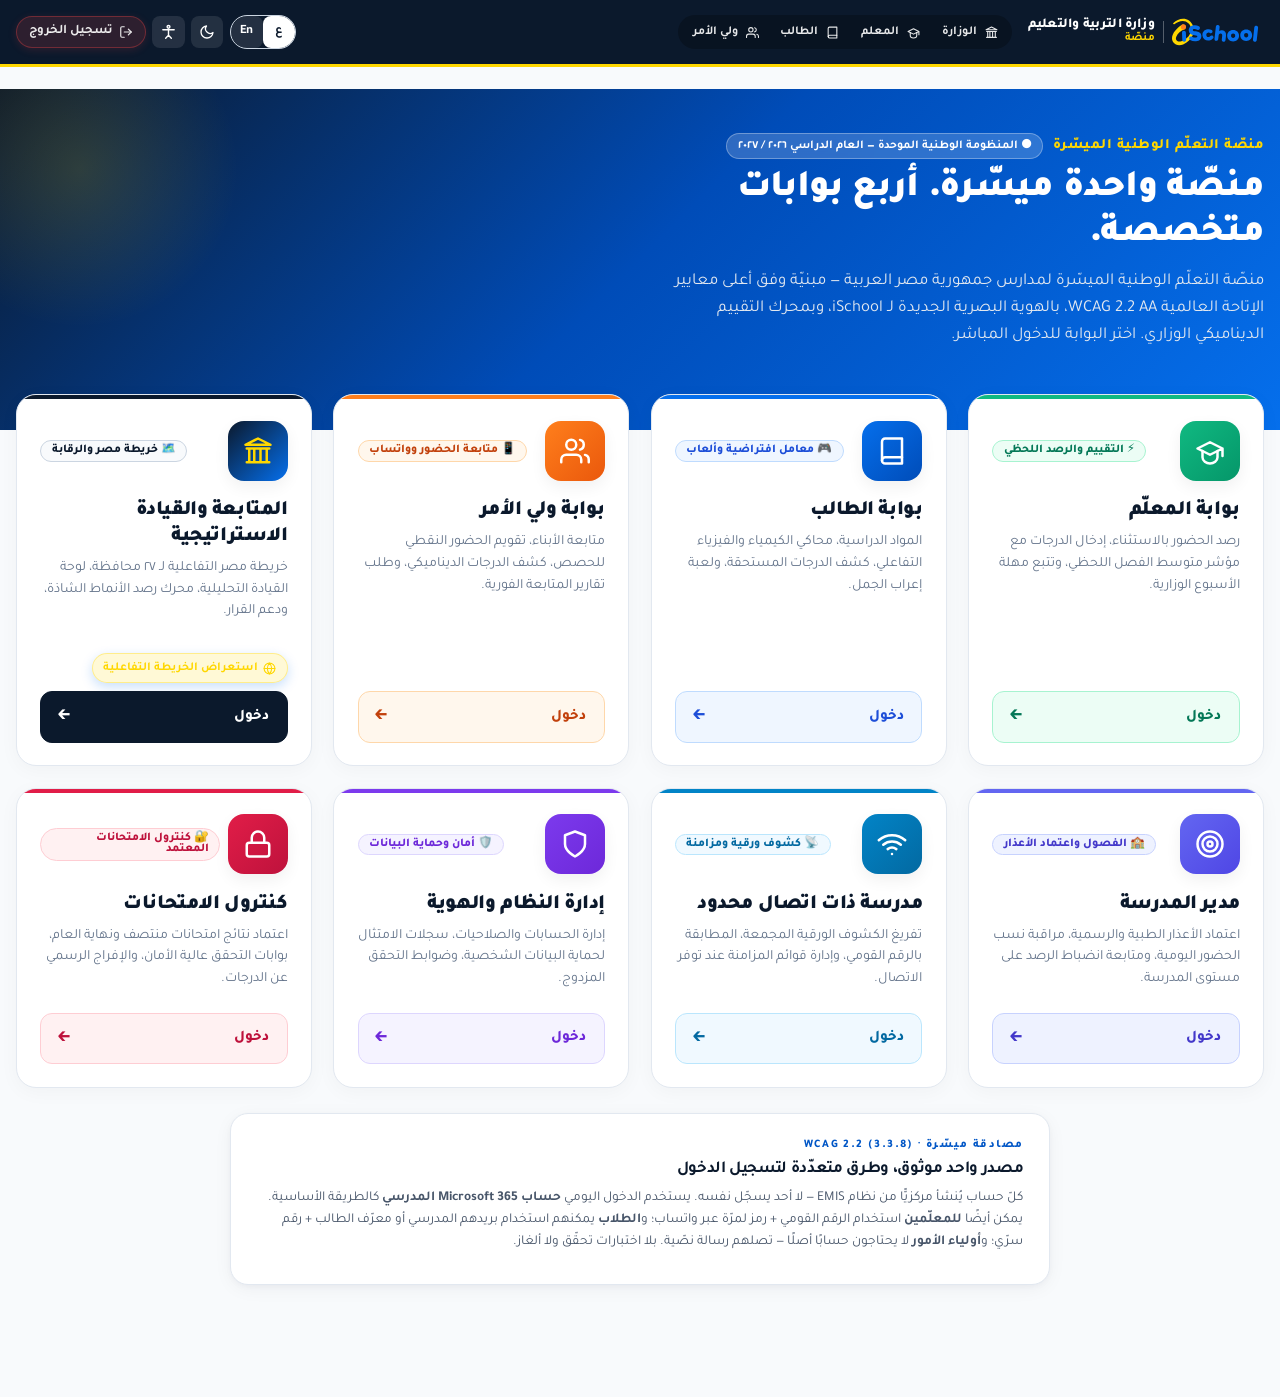
<file: index.html>
<!DOCTYPE html>
<html lang="ar" dir="rtl" id="root">
<head>
<meta charset="UTF-8">
<meta name="viewport" content="width=device-width, initial-scale=1, viewport-fit=cover">
<title>منصة التعلّم الوطنية — بوابة الدخول | iSchool & وزارة التربية والتعليم</title>
<link rel="preconnect" href="https://fonts.googleapis.com">
<link rel="preconnect" href="https://fonts.gstatic.com" crossorigin>
<link href="https://fonts.googleapis.com/css2?family=Outfit:wght@400;500;600;700;800;900&family=Plus+Jakarta+Sans:wght@400;500;600;700;800&family=Tajawal:wght@400;500;700;800;900&display=swap" rel="stylesheet">
<link rel="stylesheet" href="css/styles.css">
</head>
<body>
<a class="skip" href="#main">الانتقال إلى المحتوى الرئيسي</a>
<div id="app"></div>
<div id="toast" class="toast" role="status" aria-live="polite" hidden></div>
<div id="live" class="sr-only" aria-live="polite"></div>

<script src="js/main.js"></script>
<script>
  document.addEventListener('DOMContentLoaded', () => {
    S.route = 'login';
    render();
  });
</script>
</body>
</html>
</file>
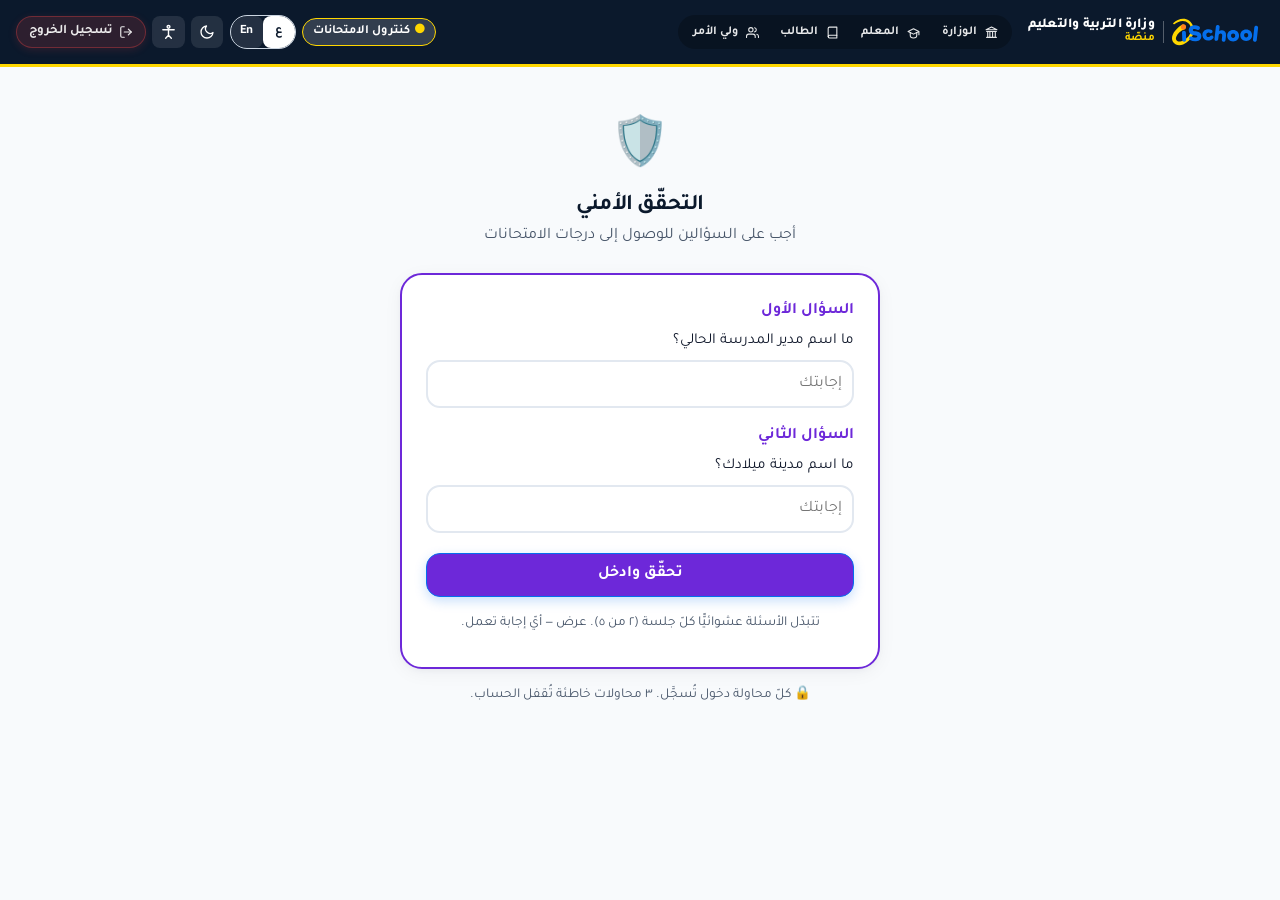
<file: control.html>
<!DOCTYPE html>
<html lang="ar" dir="rtl" id="root">
<head>
<meta charset="UTF-8">
<meta name="viewport" content="width=device-width, initial-scale=1, viewport-fit=cover">
<title>كنترول الامتحانات وإدارة النظام | iSchool & وزارة التربية والتعليم</title>
<link rel="preconnect" href="https://fonts.googleapis.com">
<link rel="preconnect" href="https://fonts.gstatic.com" crossorigin>
<link href="https://fonts.googleapis.com/css2?family=Outfit:wght@400;500;600;700;800;900&family=Plus+Jakarta+Sans:wght@400;500;600;700;800&family=Tajawal:wght@400;500;700;800;900&display=swap" rel="stylesheet">
<link rel="stylesheet" href="css/styles.css">
</head>
<body>
<a class="skip" href="#main">الانتقال إلى المحتوى الرئيسي</a>
<div id="app"></div>
<div id="toast" class="toast" role="status" aria-live="polite" hidden></div>
<div id="live" class="sr-only" aria-live="polite"></div>

<script src="js/main.js"></script>
<script>
  document.addEventListener('DOMContentLoaded', () => {
    S.route = 'control';
    
    render();
  });
</script>
</body>
</html>
</file>
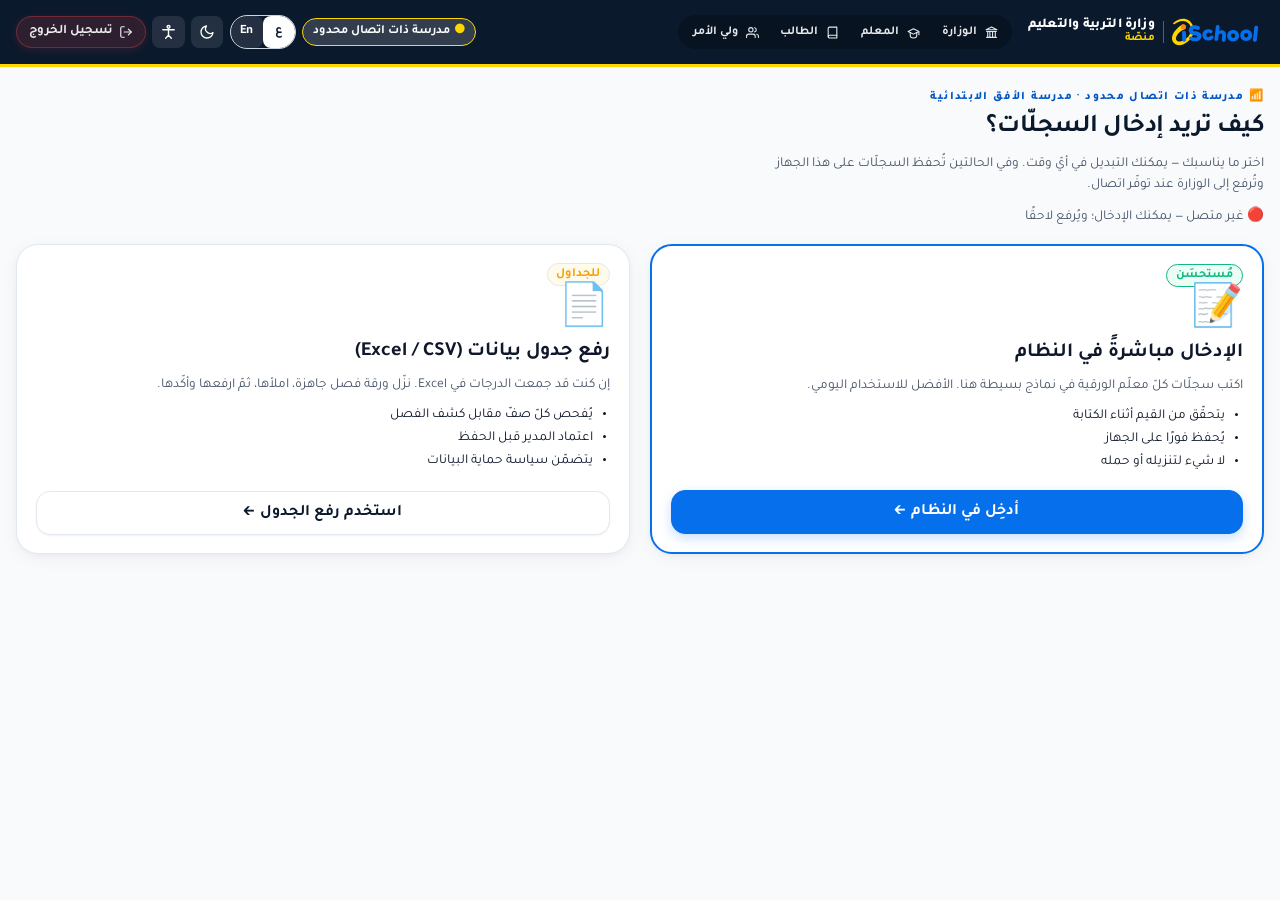
<file: coordinator.html>
<!DOCTYPE html>
<html lang="ar" dir="rtl" id="root">
<head>
<meta charset="UTF-8">
<meta name="viewport" content="width=device-width, initial-scale=1, viewport-fit=cover">
<title>منسق المدارس ذات الاتصال المحدود — الرصد والمزامنة | iSchool & وزارة التربية والتعليم</title>
<link rel="preconnect" href="https://fonts.googleapis.com">
<link rel="preconnect" href="https://fonts.gstatic.com" crossorigin>
<link href="https://fonts.googleapis.com/css2?family=Outfit:wght@400;500;600;700;800;900&family=Plus+Jakarta+Sans:wght@400;500;600;700;800&family=Tajawal:wght@400;500;700;800;900&display=swap" rel="stylesheet">
<link rel="stylesheet" href="css/styles.css">
</head>
<body>
<a class="skip" href="#main">الانتقال إلى المحتوى الرئيسي</a>
<div id="app"></div>
<div id="toast" class="toast" role="status" aria-live="polite" hidden></div>
<div id="live" class="sr-only" aria-live="polite"></div>

<script src="js/main.js"></script>
<script>
  document.addEventListener('DOMContentLoaded', () => {
    S.route = 'coordinator';
    
    render();
  });
</script>
</body>
</html>
</file>
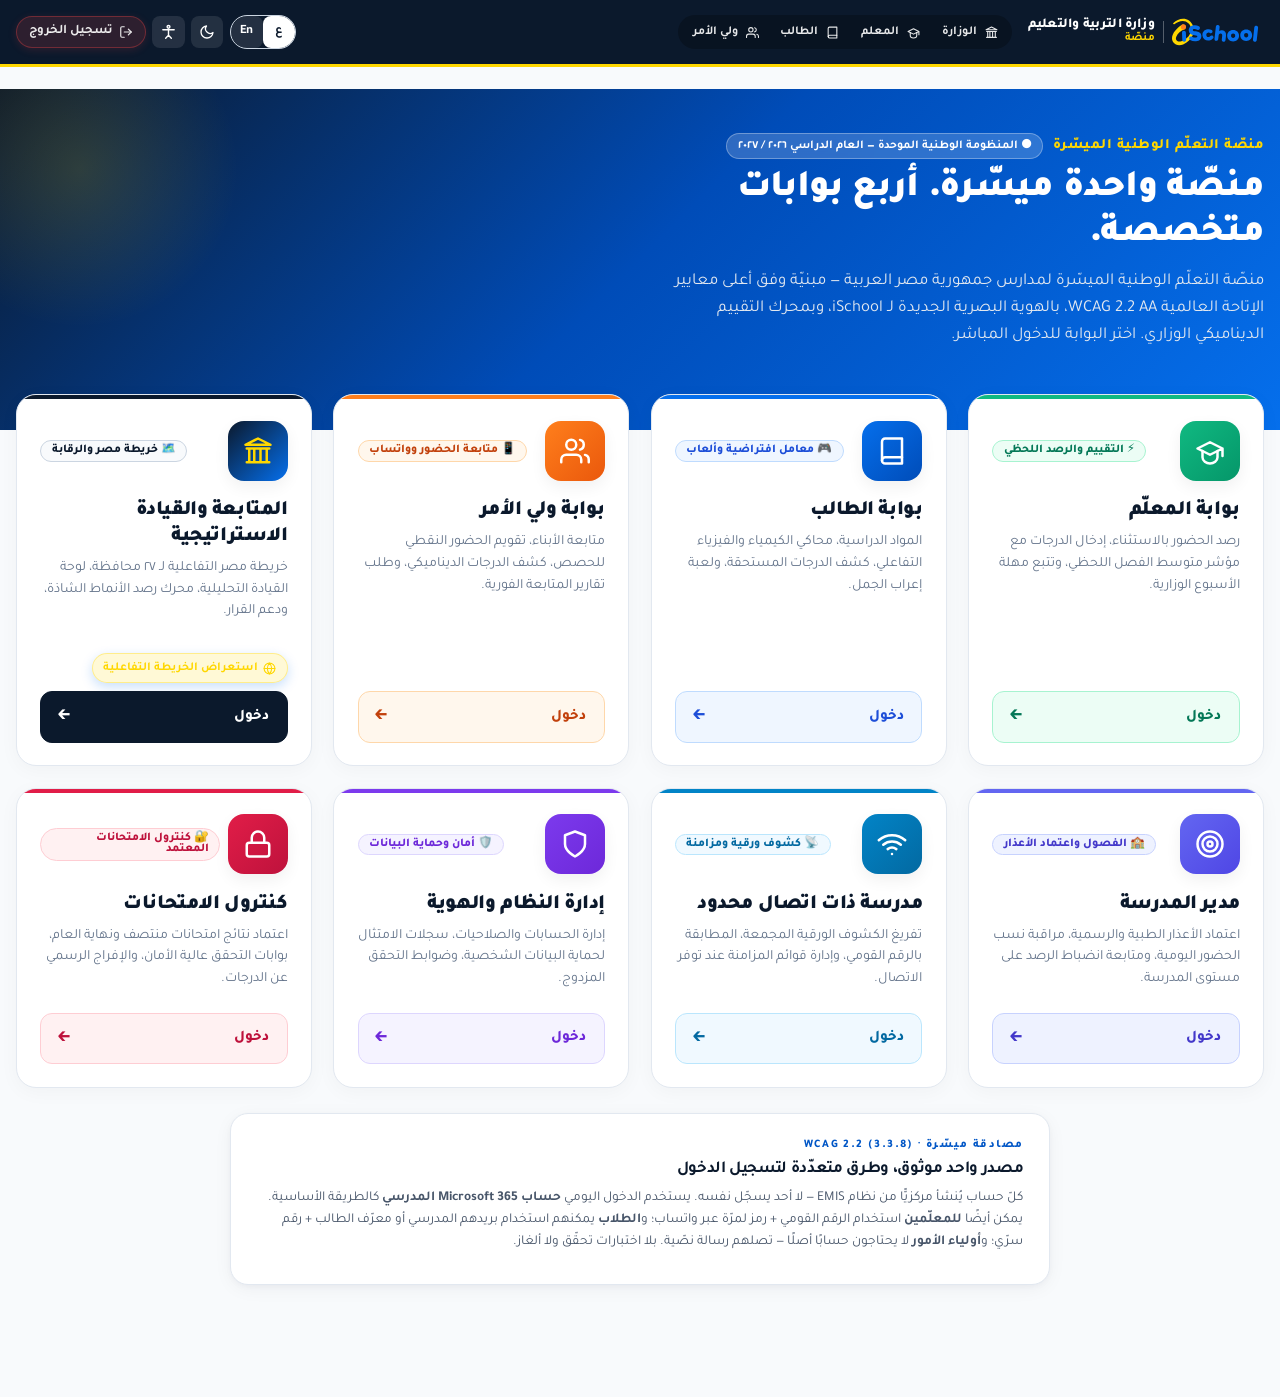
<file: index (5) (2).html>
<!DOCTYPE html>
<html lang="ar" dir="rtl" id="root">
<head>
<meta charset="UTF-8">
<meta name="viewport" content="width=device-width, initial-scale=1, viewport-fit=cover">
<title>منصة التعلّم الوطنية — بوابة الدخول | iSchool & وزارة التربية والتعليم</title>
<link rel="preconnect" href="https://fonts.googleapis.com">
<link rel="preconnect" href="https://fonts.gstatic.com" crossorigin>
<link href="https://fonts.googleapis.com/css2?family=Outfit:wght@400;500;600;700;800;900&family=Plus+Jakarta+Sans:wght@400;500;600;700;800&family=Tajawal:wght@400;500;700;800;900&display=swap" rel="stylesheet">
<link rel="stylesheet" href="css/styles.css">
</head>
<body>
<a class="skip" href="#main">الانتقال إلى المحتوى الرئيسي</a>
<div id="app"></div>
<div id="toast" class="toast" role="status" aria-live="polite" hidden></div>
<div id="live" class="sr-only" aria-live="polite"></div>

<script src="js/main.js"></script>
<script>
  document.addEventListener('DOMContentLoaded', () => {
    S.route = 'login';
    
    render();
  });
</script>
</body>
</html>
</file>
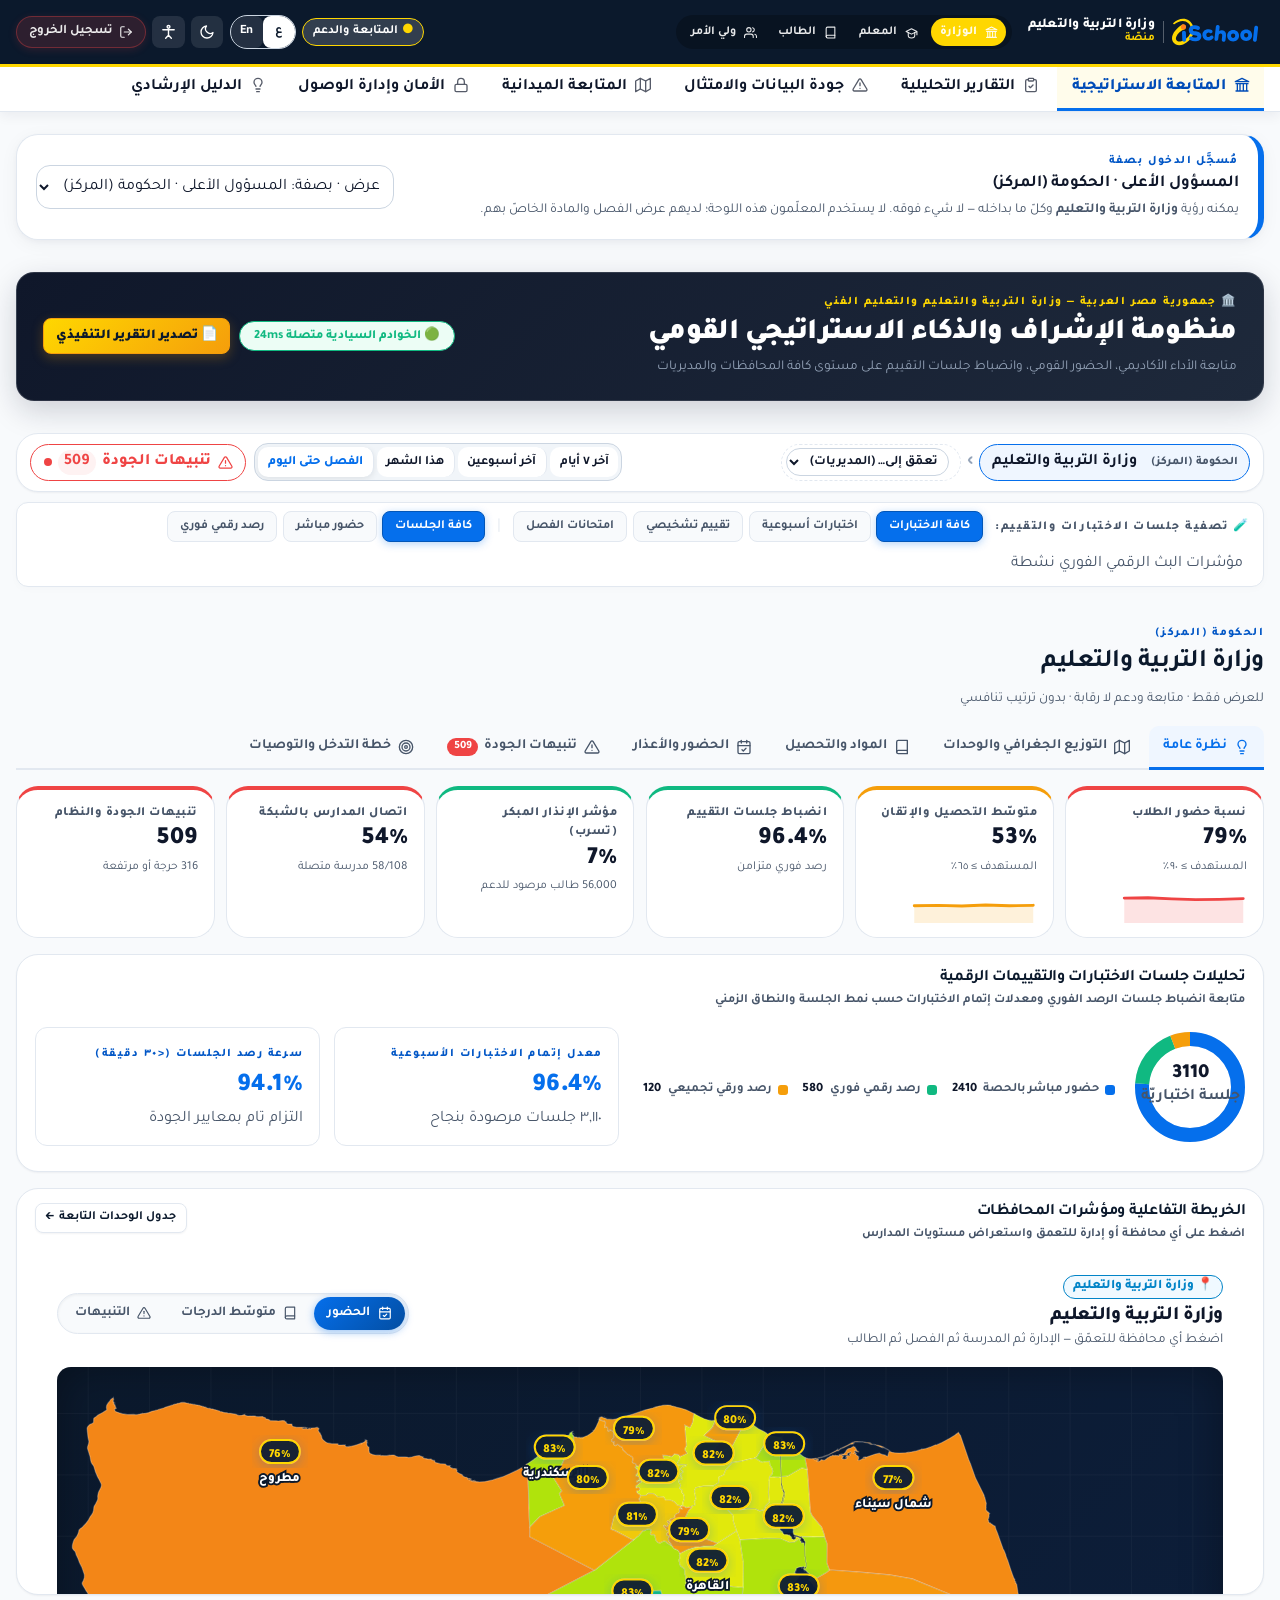
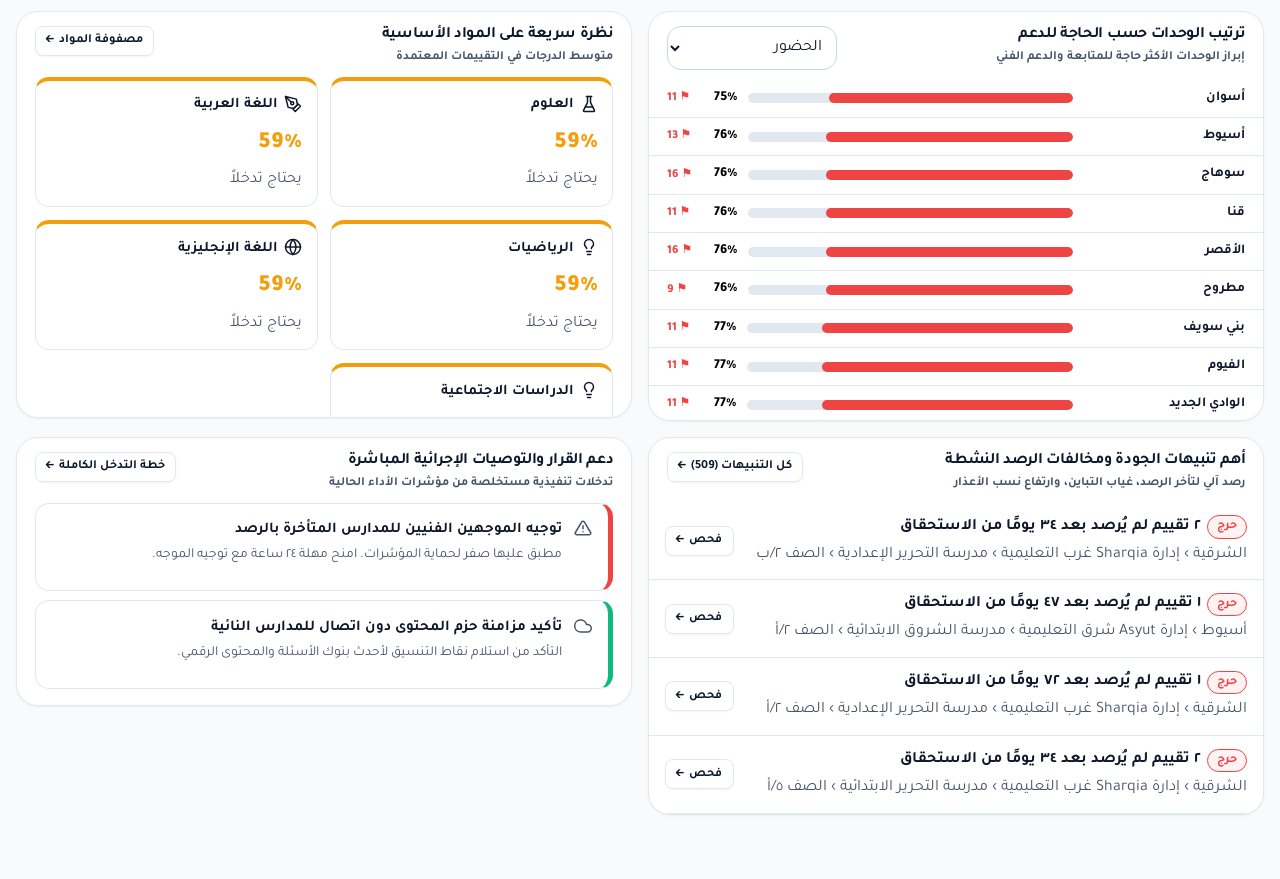
<file: ministry.html>
<!DOCTYPE html>
<html lang="ar" dir="rtl" id="root">
<head>
<meta charset="UTF-8">
<meta name="viewport" content="width=device-width, initial-scale=1, viewport-fit=cover">
<title>لوحة المتابعة والتحليل الاستراتيجي — وزارة التربية والتعليم | iSchool & وزارة التربية والتعليم</title>
<link rel="preconnect" href="https://fonts.googleapis.com">
<link rel="preconnect" href="https://fonts.gstatic.com" crossorigin>
<link href="https://fonts.googleapis.com/css2?family=Outfit:wght@400;500;600;700;800;900&family=Plus+Jakarta+Sans:wght@400;500;600;700;800&family=Tajawal:wght@400;500;700;800;900&display=swap" rel="stylesheet">
<link rel="stylesheet" href="css/styles.css">
</head>
<body>
<a class="skip" href="#main">الانتقال إلى المحتوى الرئيسي</a>
<div id="app"></div>
<div id="toast" class="toast" role="status" aria-live="polite" hidden></div>
<div id="live" class="sr-only" aria-live="polite"></div>

<script src="js/main.js"></script>
<script>
  document.addEventListener('DOMContentLoaded', () => {
    S.route = 'admin';
    S.view = 'oversight';
    S.adminPath = ['min'];
    S.adminAnalyticsTab = 'overview';
    render();
  });
</script>
</body>
</html>
</file>
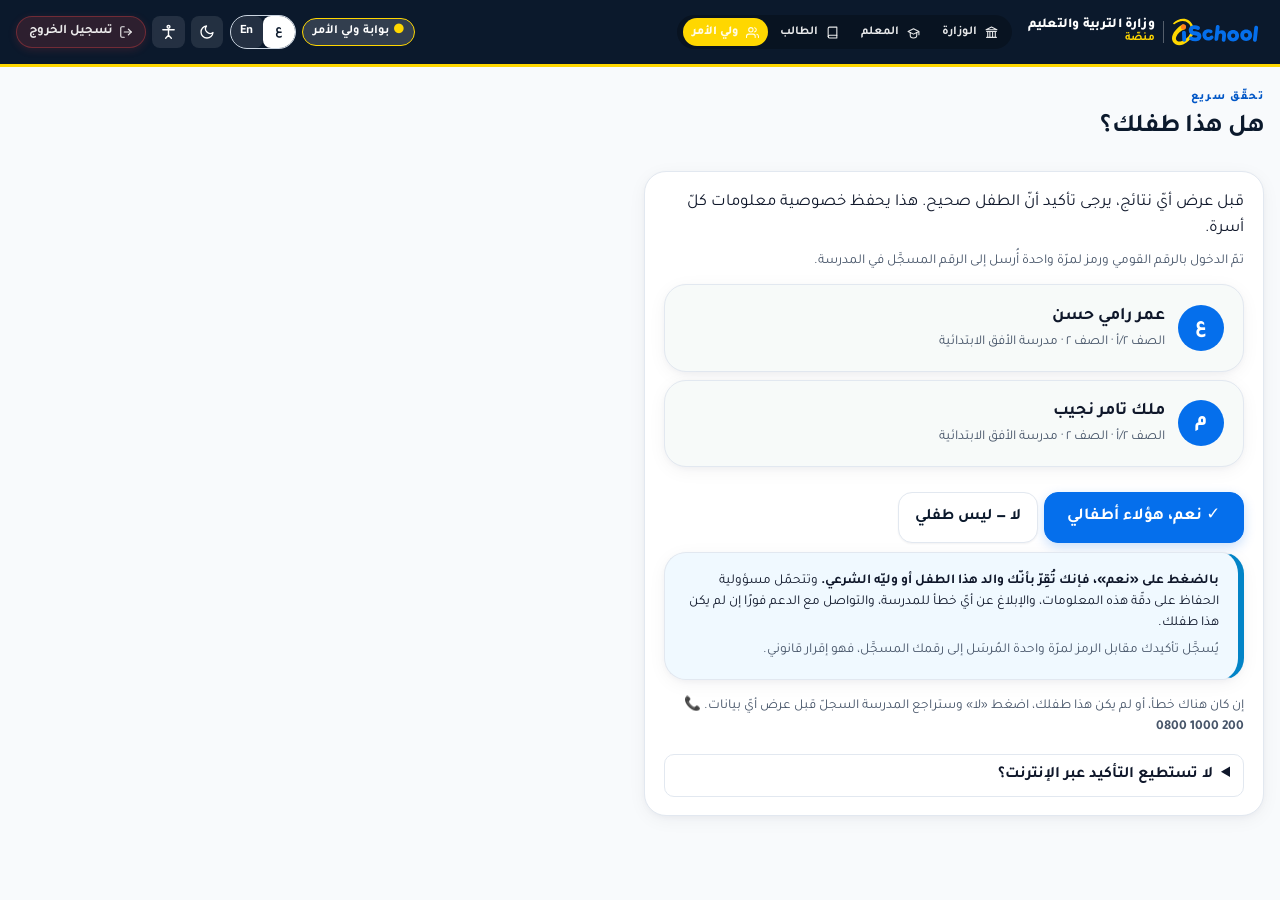
<file: parent.html>
<!DOCTYPE html>
<html lang="ar" dir="rtl" id="root">
<head>
<meta charset="UTF-8">
<meta name="viewport" content="width=device-width, initial-scale=1, viewport-fit=cover">
<title>بوابة ولي الأمر المباشرة — متابعة الأبناء والحضور | iSchool & وزارة التربية والتعليم</title>
<link rel="preconnect" href="https://fonts.googleapis.com">
<link rel="preconnect" href="https://fonts.gstatic.com" crossorigin>
<link href="https://fonts.googleapis.com/css2?family=Outfit:wght@400;500;600;700;800;900&family=Plus+Jakarta+Sans:wght@400;500;600;700;800&family=Tajawal:wght@400;500;700;800;900&display=swap" rel="stylesheet">
<link rel="stylesheet" href="css/styles.css">
</head>
<body>
<a class="skip" href="#main">الانتقال إلى المحتوى الرئيسي</a>
<div id="app"></div>
<div id="toast" class="toast" role="status" aria-live="polite" hidden></div>
<div id="live" class="sr-only" aria-live="polite"></div>

<script src="js/main.js"></script>
<script>
  document.addEventListener('DOMContentLoaded', () => {
    S.route = 'parent';
    
    render();
  });
</script>
</body>
</html>
</file>
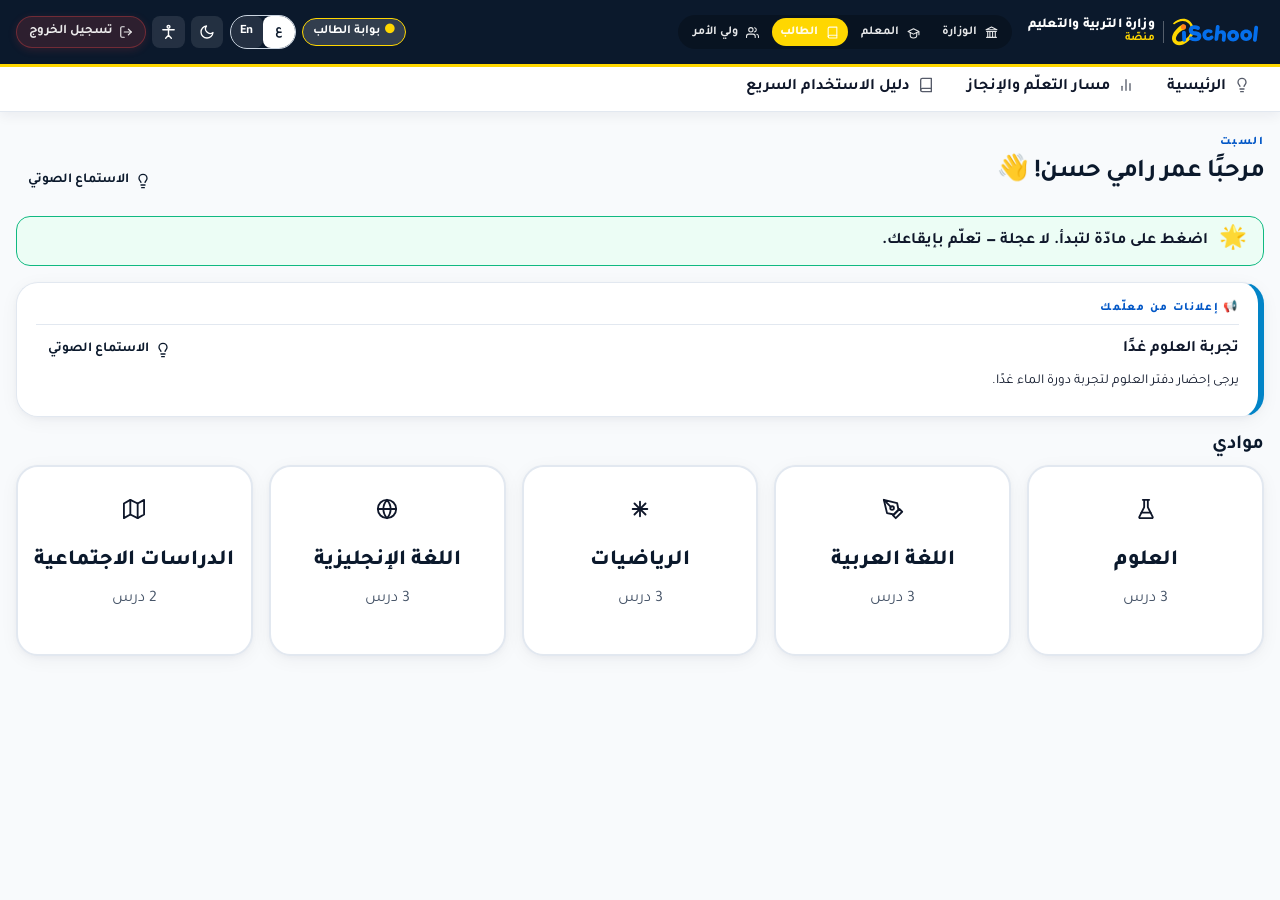
<file: student.html>
<!DOCTYPE html>
<html lang="ar" dir="rtl" id="root">
<head>
<meta charset="UTF-8">
<meta name="viewport" content="width=device-width, initial-scale=1, viewport-fit=cover">
<title>منصة التعلم الذكية للطالب — المواد والدروس التفاعلية | iSchool & وزارة التربية والتعليم</title>
<link rel="preconnect" href="https://fonts.googleapis.com">
<link rel="preconnect" href="https://fonts.gstatic.com" crossorigin>
<link href="https://fonts.googleapis.com/css2?family=Outfit:wght@400;500;600;700;800;900&family=Plus+Jakarta+Sans:wght@400;500;600;700;800&family=Tajawal:wght@400;500;700;800;900&display=swap" rel="stylesheet">
<link rel="stylesheet" href="css/styles.css">
</head>
<body>
<a class="skip" href="#main">الانتقال إلى المحتوى الرئيسي</a>
<div id="app"></div>
<div id="toast" class="toast" role="status" aria-live="polite" hidden></div>
<div id="live" class="sr-only" aria-live="polite"></div>

<script src="js/main.js"></script>
<script>
  document.addEventListener('DOMContentLoaded', () => {
    S.route = 'student';
    
    render();
  });
</script>
</body>
</html>
</file>
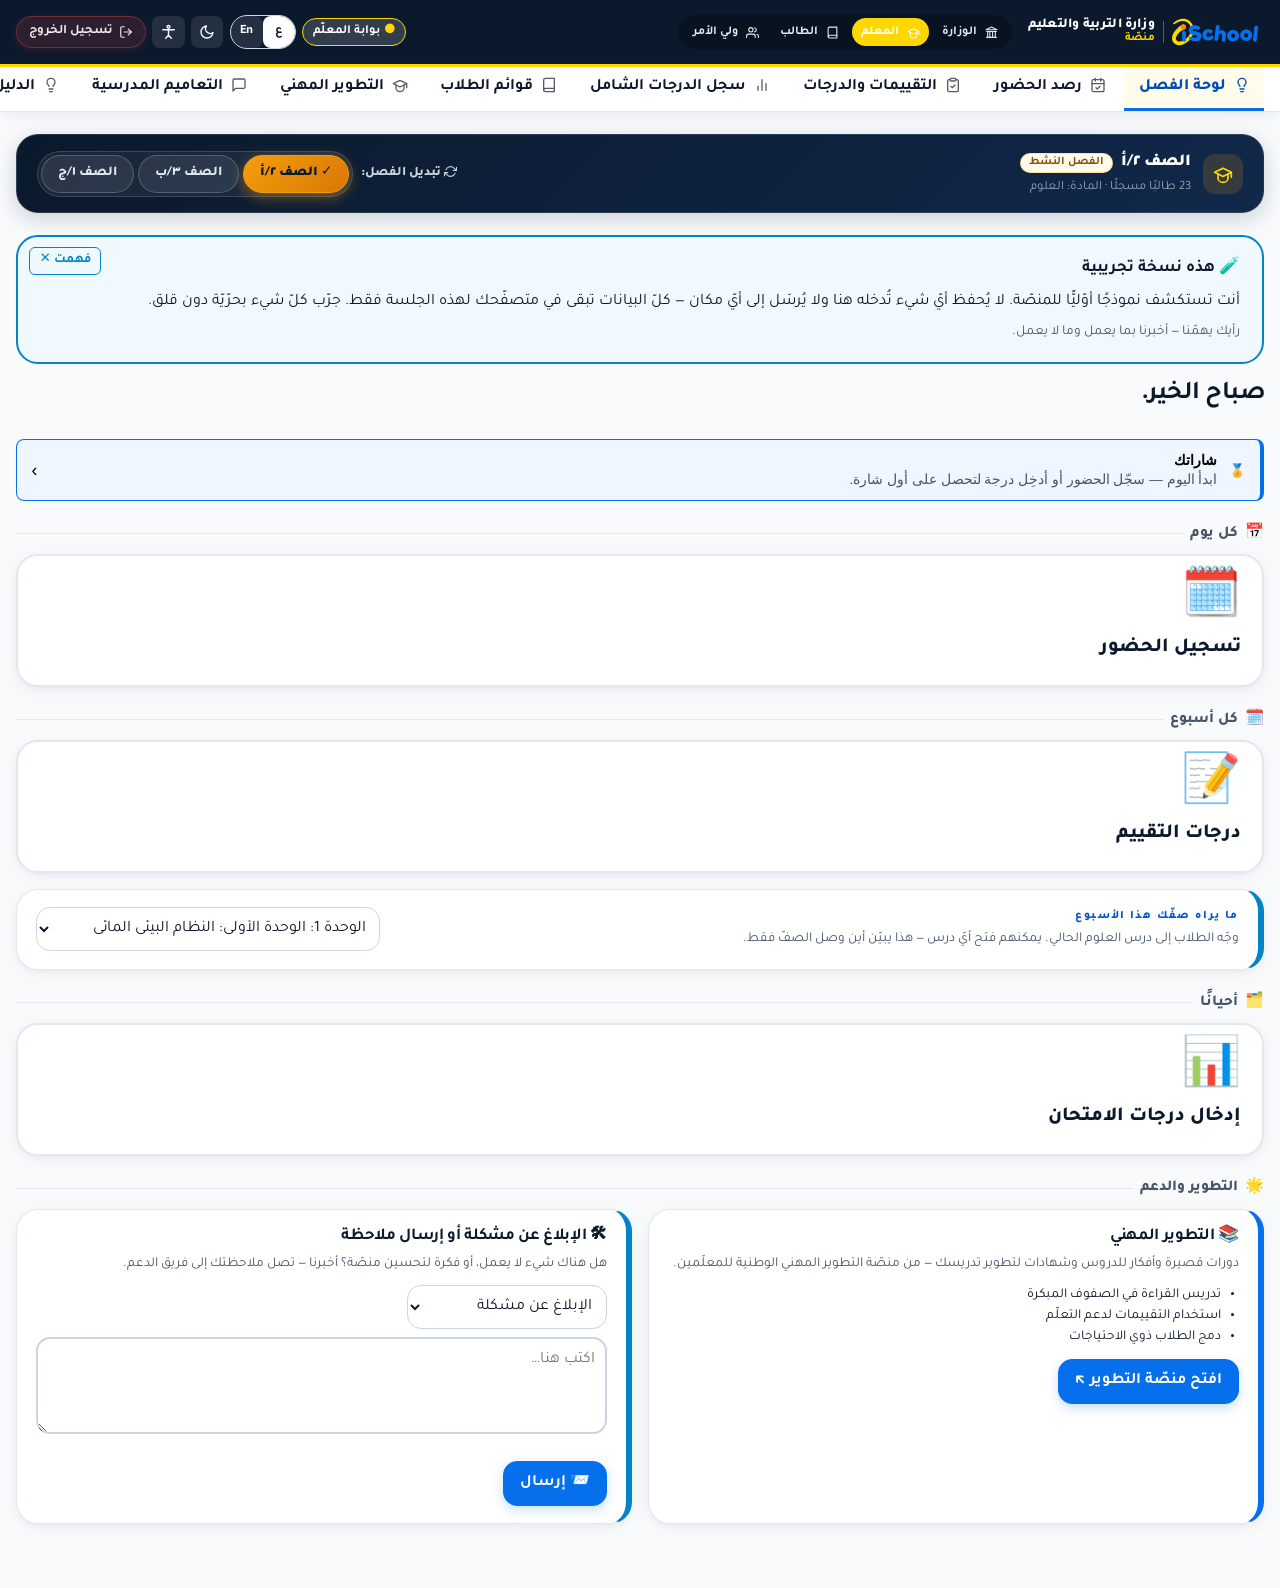
<file: teacher.html>
<!DOCTYPE html>
<html lang="ar" dir="rtl" id="root">
<head>
<meta charset="UTF-8">
<meta name="viewport" content="width=device-width, initial-scale=1, viewport-fit=cover">
<title>بوابة ومساحة عمل المعلم الذكية — الرصد والتقييم | iSchool & وزارة التربية والتعليم</title>
<link rel="preconnect" href="https://fonts.googleapis.com">
<link rel="preconnect" href="https://fonts.gstatic.com" crossorigin>
<link href="https://fonts.googleapis.com/css2?family=Outfit:wght@400;500;600;700;800;900&family=Plus+Jakarta+Sans:wght@400;500;600;700;800&family=Tajawal:wght@400;500;700;800;900&display=swap" rel="stylesheet">
<link rel="stylesheet" href="css/styles.css">
</head>
<body>
<a class="skip" href="#main">الانتقال إلى المحتوى الرئيسي</a>
<div id="app"></div>
<div id="toast" class="toast" role="status" aria-live="polite" hidden></div>
<div id="live" class="sr-only" aria-live="polite"></div>

<script src="js/main.js"></script>
<script>
  document.addEventListener('DOMContentLoaded', () => {
    S.route = 'teacher';
    S.teacherView = 'assessments';
    render();
  });
</script>
</body>
</html>
</file>
<file: css/styles.css>
/* ============================================================
   iSchool & MINISTERIAL ULTRA-PREMIUM DESIGN SYSTEM
   Modern, vibrant, glassmorphism, responsive, WCAG 2.2 AA compliant.
   ============================================================ */
:root{
  --ischool-blue:#056FEC; --ischool-blue-dark:#004CB8; --ischool-blue-deep:#0B192C; --ischool-blue-light:#EFF6FF;
  --ischool-gold:#FFD700; --ischool-gold-dark:#D4AF37; --ischool-gold-light:#FFFBEB;
  --ischool-orange:#FF7F1C; --ischool-orange-light:#FFF7ED;
  
  --teal-900:#0B192C; --teal-700:#056FEC; --teal-600:#0056C6; --teal-100:#DBEAFE; 
  --teal-050:#EFF6FF;
  --sand:#F8FAFC; --paper:#FFFFFF; --line:#E2E8F0; --line-strong:#CBD5E1;
  --ink:#0F172A; --ink-2:#475569; --ink-3:#94A3B8;
  --ok-700:#10B981; --ok-050:#ECFDF5; 
  --warn-700:#F59E0B; --warn-050:#FFFBEB;
  --risk-700:#EF4444; --risk-050:#FEF2F2;
  --info-700:#0284C7; --info-050:#F0F9FF;
  --purple-700:#8B5CF6; --purple-050:#F5F3FF;
  --focus:#056FEC; --focus-ring:#FFD700;
  --radius-sm:8px; --radius:14px; --radius-lg:22px; --radius-full:9999px;
  --shadow-sm:0 1px 2px 0 rgba(11,25,44,0.05);
  --shadow:0 4px 20px -2px rgba(11,25,44,0.06), 0 2px 6px -1px rgba(11,25,44,0.04);
  --shadow-lg:0 20px 25px -5px rgba(11,25,44,0.1), 0 10px 10px -5px rgba(11,25,44,0.04);
  --shadow-glow:0 0 20px rgba(5,111,236,0.18);
  --tap:44px;
  --maxw:1340px;
  --font: "Tajawal", "Somar Rounded", "Plus Jakarta Sans", system-ui, -apple-system, BlinkMacSystemFont, "Segoe UI", Roboto, sans-serif;
  --font-en: "Outfit", "Plus Jakarta Sans", sans-serif;
  --transition: all 0.2s cubic-bezier(0.4, 0, 0.2, 1);
}

/* Base element styles */
body{
  margin:0;
  background:var(--sand);
  color:var(--ink);
  font-family:var(--font);
  line-height:1.6;
  -webkit-font-smoothing:antialiased;
  -moz-osx-font-smoothing:grayscale;
}

h1,h2,h3,h4{
  line-height:1.25;
  margin:0 0 .5em;
  color:var(--teal-900);
  font-weight:800;
  letter-spacing:-0.02em;
}
h1{font-size:1.75rem;}
h2{font-size:1.35rem;}
h3{font-size:1.15rem;}
h4{font-size:1rem;}

/* Modern Elevated Cards */
.card{
  background:var(--paper);
  border:1.5px solid var(--line);
  border-radius:var(--radius);
  padding:1.25rem 1.4rem;
  box-shadow:var(--shadow);
  transition:var(--transition);
  position:relative;
}
.card:hover{
  border-color:rgba(5,111,236,0.25);
  box-shadow:0 8px 30px -4px rgba(11,25,44,0.08);
}
.card.highlight{
  background:linear-gradient(180deg, #FFFFFF 0%, var(--teal-050) 100%);
  border-color:rgba(5,111,236,0.2);
}

/* Modern Pill Buttons */
.btn{
  display:inline-flex;
  align-items:center;
  justify-content:center;
  gap:.55rem;
  min-height:var(--tap);
  padding:.6rem 1.25rem;
  border-radius:var(--radius);
  border:1.5px solid transparent;
  background:linear-gradient(135deg, var(--ischool-blue) 0%, var(--ischool-blue-dark) 100%);
  color:#fff;
  font:inherit;
  font-weight:800;
  font-size:.92rem;
  cursor:pointer;
  text-decoration:none;
  box-shadow:0 4px 12px rgba(5,111,236,0.22);
  transition:var(--transition);
}
.btn:hover{
  transform:translateY(-2px);
  box-shadow:0 6px 18px rgba(5,111,236,0.32);
}
.btn.sec{
  background:var(--paper);
  color:var(--teal-900);
  border-color:var(--line);
  box-shadow:var(--shadow-sm);
}
.btn.sec:hover{
  background:var(--teal-050);
  border-color:var(--ischool-blue);
  color:var(--ischool-blue);
}
.btn.ghost{
  background:transparent;
  border-color:transparent;
  color:var(--teal-900);
  box-shadow:none;
}
.btn.ghost:hover{
  background:rgba(5,111,236,0.08);
  color:var(--ischool-blue);
}
.btn.gold{
  background:linear-gradient(135deg, #FFD700 0%, #F59E0B 100%);
  color:#0B192C;
  border-color:#F59E0B;
  box-shadow:0 4px 12px rgba(245,158,11,0.25);
}
.btn.gold:hover{
  box-shadow:0 6px 18px rgba(245,158,11,0.35);
}
.btn.sm{
  min-height:36px;
  padding:.35rem .85rem;
  font-size:.85rem;
  border-radius:var(--radius-sm);
}
.btn.xs{
  min-height:30px;
  padding:.2rem .65rem;
  font-size:.78rem;
  border-radius:var(--radius-sm);
}

/* Modern Segmented Control */
.seg{
  display:inline-flex;
  background:#F1F5F9;
  border:1.5px solid var(--line);
  border-radius:var(--radius);
  padding:3px;
  gap:3px;
}
.seg button{
  min-height:34px;
  border:none;
  background:transparent;
  color:var(--ink-2);
  font:inherit;
  font-weight:700;
  font-size:.85rem;
  cursor:pointer;
  padding:.3rem .85rem;
  border-radius:calc(var(--radius) - 4px);
  transition:var(--transition);
}
.seg button:hover{
  color:var(--teal-900);
}
.seg button.on, .seg button[aria-selected="true"], .seg button[aria-pressed="true"]{
  background:var(--paper);
  color:var(--ischool-blue);
  font-weight:800;
  box-shadow:0 2px 6px rgba(0,0,0,0.08);
}

/* Modern Badges & Tags */
.tag{
  display:inline-flex;
  align-items:center;
  gap:.35rem;
  font-size:.8rem;
  font-weight:800;
  padding:.25rem .65rem;
  border-radius:var(--radius-full);
  border:1.5px solid var(--line);
  line-height:1.2;
}
.tag.ok{background:var(--ok-050);color:var(--ok-700);border-color:rgba(16,185,129,0.3);}
.tag.warn{background:var(--warn-050);color:var(--warn-700);border-color:rgba(245,158,11,0.3);}
.tag.risk{background:var(--risk-050);color:var(--risk-700);border-color:rgba(239,68,68,0.3);}
.tag.info{background:var(--info-050);color:var(--info-700);border-color:rgba(2,132,199,0.3);}
.tag.gold{background:var(--ischool-gold-light);color:#854D0E;border-color:rgba(245,158,11,0.3);}

/* Modern Table with Sticky Frosted Header */
.tbl-scroll{
  overflow:auto;
  border:1.5px solid var(--line);
  border-radius:var(--radius);
  background:var(--paper);
  box-shadow:var(--shadow-sm);
}
table{border-collapse:collapse;width:100%;font-size:.92rem;}
thead th{
  position:sticky;
  top:0;
  background:linear-gradient(180deg, #F8FAFC 0%, #EDF2F7 100%);
  color:var(--teal-900);
  font-weight:800;
  font-size:.85rem;
  text-transform:uppercase;
  letter-spacing:0.03em;
  padding:.75rem .9rem;
  border-bottom:2px solid var(--line);
  z-index:2;
  white-space:nowrap;
}
tbody td{
  padding:.75rem .9rem;
  border-bottom:1px solid var(--line);
  vertical-align:middle;
  transition:background 0.15s ease;
}
tbody tr:hover{
  background:var(--teal-050);
}
tbody tr:last-child td{
  border-bottom:none;
}

/* Modern Metric / KPI Stat Card */
.stat{display:flex;flex-direction:column;gap:.25rem;}
.stat .num{
  font-size:1.9rem;
  font-weight:900;
  color:var(--teal-900);
  line-height:1.1;
  font-variant-numeric:tabular-nums;
}
.stat .lbl{
  font-size:.82rem;
  color:var(--ink-2);
  font-weight:700;
}
.eyebrow{
  font-size:.74rem;
  letter-spacing:.08em;
  text-transform:uppercase;
  color:var(--teal-600);
  font-weight:800;
  margin-bottom:.35rem;
}

/* Sticky Appbar with Glassmorphism */
header/* ═══════════════════════════════════════════════════════════
   TOP APPBAR — dark navy, gold accent, glass blur
═══════════════════════════════════════════════════════════ */
.appbar{
  position:sticky;
  top:0;
  z-index:100;
  background:linear-gradient(135deg,#0B192C 0%,#0D2040 100%);
  backdrop-filter:blur(16px);
  -webkit-backdrop-filter:blur(16px);
  color:#fff;
  border-bottom:2px solid rgba(255,215,0,0.35);
  box-shadow:0 4px 24px rgba(5,111,236,0.18), 0 1px 4px rgba(0,0,0,0.25);
}
.appbar .wrap{
  min-height:64px;
  padding-top:.45rem;
  padding-bottom:.45rem;
}

/* Brand link inside appbar */
.appbar .brand{
  color:#fff;
  text-decoration:none;
  font-weight:700;
  letter-spacing:.01em;
}
.appbar .brand:hover{
  color:var(--ischool-gold);
}

/* Role badge / title inside appbar */
.appbar .role-title{
  color:rgba(255,255,255,0.72);
  font-size:.82rem;
  font-weight:600;
  letter-spacing:.02em;
}

/* Avatar / icon buttons in appbar */
.appbar button,
.appbar [role="button"],
.appbar a.btn.ghost,
.appbar .btn.ghost {
  color:rgba(255,255,255,0.88);
  background:transparent;
  border:none;
  cursor:pointer;
  border-radius:var(--radius-sm);
  padding:.3rem .5rem;
  transition:var(--transition);
}
.appbar button:hover,
.appbar [role="button"]:hover,
.appbar a.btn.ghost:hover,
.appbar .btn.ghost:hover {
  color:#fff;
  background:rgba(255,255,255,0.15);
}

/* ═══════════════════════════════════════════════════════════
   SECONDARY NAV — matches dark appbar theme, pill active state
═══════════════════════════════════════════════════════════ */
nav.mainnav,
.mainnav{
  background:linear-gradient(180deg,#0F2035 0%,#0B1A2E 100%);
  border-bottom:1.5px solid rgba(255,215,0,0.18);
  position:sticky;
  top:64px;
  z-index:90;
  box-shadow:0 4px 12px rgba(0,0,0,0.18);
}
.navlink{
  display:inline-flex;
  align-items:center;
  gap:.5rem;
  min-height:var(--tap);
  padding:.5rem 1.2rem;
  border:none;
  background:transparent;
  color:rgba(255,255,255,0.62);
  font:inherit;
  font-size:.88rem;
  font-weight:600;
  cursor:pointer;
  border-bottom:3px solid transparent;
  white-space:nowrap;
  transition:var(--transition);
  border-radius:0;
}
.navlink svg{
  opacity:.7;
  transition:var(--transition);
}
.navlink:hover{
  color:#fff;
  background:rgba(5,111,236,0.14);
  border-bottom-color:rgba(5,111,236,0.55);
}
.navlink:hover svg{
  opacity:1;
}
.navlink[aria-current="page"]{
  color:var(--ischool-gold);
  border-bottom-color:var(--ischool-gold);
  font-weight:800;
  background:rgba(255,215,0,0.08);
}
.navlink[aria-current="page"] svg{
  opacity:1;
}

/* Modern Modal Overlay */
.coach-bg{
  position:fixed;
  inset:0;
  background:rgba(11,25,44,0.6);
  backdrop-filter:blur(8px);
  -webkit-backdrop-filter:blur(8px);
  display:flex;
  align-items:center;
  justify-content:center;
  z-index:500;
  padding:1rem;
  animation:fadeIn 0.2s ease;
}
.coach{
  background:var(--paper);
  border:1.5px solid var(--line);
  border-radius:var(--radius-lg);
  box-shadow:var(--shadow-lg);
  padding:1.5rem;
  animation:slideUp 0.25s cubic-bezier(0.16, 1, 0.3, 1);
}
@keyframes fadeIn{from{opacity:0;}to{opacity:1;}}
@keyframes slideUp{from{transform:translateY(15px);opacity:0;}to{transform:translateY(0);opacity:1;}}

/* Grid utilities */
.grid-2{display:grid;grid-template-columns:repeat(auto-fit,minmax(280px,1fr));gap:1rem;}
.grid-3{display:grid;grid-template-columns:repeat(auto-fit,minmax(220px,1fr));gap:1rem;}
.grid-4{display:grid;grid-template-columns:repeat(auto-fit,minmax(180px,1fr));gap:1rem;}

/* WCAG resize + reflow) */
html{font-size:100%;} 
html.fs-1{font-size:112.5%;}
html.fs-2{font-size:125%;}
/* High-contrast theme */
html.hc{
  --sand:#ffffff; --paper:#ffffff; --line:#000000; --line-strong:#000000;
  --ink:#000000; --ink-2:#000000; --teal-700:#0a3d3d; --teal-900:#000000;
  --ok-700:#0a6b2f; --warn-700:#7a4600; --risk-700:#9a0d07; --info-700:#0b3aa3;
  --teal-050:#ffffff; --ok-050:#ffffff; --warn-050:#ffffff; --risk-050:#ffffff; --info-050:#ffffff;
  --shadow:none;
}
html.hc *{border-color:#000 !important;}
html.hc a, html.hc .lnk{text-decoration:underline;}
/* Dyslexia-friendly spacing */
html.spacing body{letter-spacing:.03em; word-spacing:.12em; line-height:1.8;}
/* Reduced motion (manual + system) */
html.no-motion *,html.no-motion *::before,html.no-motion *::after{animation:none !important;transition:none !important;scroll-behavior:auto !important;}
@media (prefers-reduced-motion:reduce){*{animation:none !important;transition:none !important;}}

*{box-sizing:border-box;}
body{margin:0;background:var(--sand);color:var(--ink);font-family:var(--font);line-height:1.55;-webkit-text-size-adjust:100%;}
h1,h2,h3,h4{line-height:1.2;margin:0 0 .4em;color:var(--teal-900);font-weight:700;}
h1{font-size:1.6rem;} h2{font-size:1.25rem;} h3{font-size:1.05rem;} h4{font-size:.95rem;}
p{margin:0 0 .7em;}
a,.lnk{color:var(--teal-700);font-weight:600;}
[hidden]{display:none !important;}

/* Focus visibility — thick, never relying on colour alone */
:focus{outline:none;}
:focus-visible, a:focus-visible, button:focus-visible, input:focus-visible,
select:focus-visible, textarea:focus-visible, [tabindex]:focus-visible{
  outline:3px solid var(--focus); outline-offset:2px;
  box-shadow:0 0 0 5px var(--focus-ring);
  border-radius:6px; position:relative; z-index:5;
}
/* keep focused controls clear of sticky headers (Focus Not Obscured 2.4.11) */
button,a,input,select,textarea,[tabindex]{scroll-margin-top:120px;scroll-margin-bottom:24px;}

/* Skip link */
.skip{position:absolute;inset-inline-start:8px;top:-60px;background:var(--teal-900);color:#fff;
  padding:12px 18px;border-radius:0 0 var(--radius) var(--radius);z-index:200;font-weight:700;transition:top .15s;}
.skip:focus{top:0;}

/* Buttons & controls — all meet 44px tap target */
.btn{display:inline-flex;align-items:center;justify-content:center;gap:.5rem;
  min-height:var(--tap);padding:.55rem 1rem;border-radius:var(--radius);
  border:1.5px solid var(--teal-700);background:var(--teal-700);color:#fff;
  font:inherit;font-weight:700;cursor:pointer;text-decoration:none;}
.btn:hover{background:var(--teal-900);border-color:var(--teal-900);}
.btn.sec{background:var(--paper);color:var(--teal-900);}
.btn.sec:hover{background:var(--teal-050);}
.btn.ghost{background:transparent;border-color:transparent;color:var(--teal-900);}
.btn.ghost:hover{background:var(--teal-050);}
.btn.sm{min-height:36px;padding:.3rem .7rem;font-size:.85rem;}
.btn.block{width:100%;}
.btn:disabled{opacity:.5;cursor:not-allowed;}
.iconbtn{min-width:var(--tap);min-height:var(--tap);display:inline-flex;align-items:center;justify-content:center;
  border:1.5px solid var(--line);background:var(--paper);border-radius:var(--radius);cursor:pointer;color:var(--teal-900);font:inherit;font-weight:700;}
.iconbtn[aria-pressed="true"]{background:var(--teal-900);color:#fff;border-color:var(--teal-900);}

input,select,textarea{font:inherit;color:var(--ink);background:var(--paper);
  border:1.5px solid var(--line-strong);border-radius:var(--radius);padding:.5rem .6rem;min-height:var(--tap);width:100%;}
input[type=checkbox],input[type=radio]{width:auto;min-height:0;padding:0;flex:0 0 auto;accent-color:var(--teal-700);transform:scale(1.2);margin:0 .15rem;}
label{font-weight:600;display:block;margin-bottom:.25rem;}
.field{margin-bottom:1rem;}
.hint{color:var(--ink-2);font-size:.85rem;font-weight:400;}

/* Layout */
.wrap{max-width:var(--maxw);margin:0 auto;padding:0 1rem;}
.row{display:flex;gap:1rem;flex-wrap:wrap;}
.grid{display:grid;gap:1rem;}
.card{background:var(--paper);border:1.5px solid var(--line);border-radius:var(--radius-lg);
  padding:1.1rem 1.2rem;box-shadow:var(--shadow);}
.card h3{margin-top:0;}
.eyebrow{font-size:.72rem;letter-spacing:.12em;text-transform:uppercase;color:var(--teal-600);font-weight:800;margin-bottom:.35rem;}
.muted{color:var(--ink-2);}
.classbar{display:flex;align-items:center;justify-content:space-between;flex-wrap:wrap;gap:.7rem;margin-bottom:1rem;padding:.7rem 1rem;border:1.5px solid var(--teal-700);border-inline-start:6px solid var(--teal-700);border-radius:var(--radius);background:var(--teal-050);}
.classbar-now{display:flex;flex-direction:column;gap:.05rem;min-width:0;}
.classbar-now .eyebrow{margin:0;}
.classbar-name{font-size:1.25rem;font-weight:800;color:var(--teal-900);line-height:1.15;display:flex;align-items:center;gap:.4rem;}
.classbar-meta{font-size:.82rem;color:var(--ink-2);font-weight:600;}
.classbar-switch{display:flex;align-items:center;gap:.5rem;flex-shrink:0;}
.classbar-switch > span{font-size:.82rem;font-weight:700;color:var(--teal-900);}
.classbar-switch select{width:auto;max-width:60vw;}
.small{font-size:.85rem;}
.tag{display:inline-flex;align-items:center;gap:.35rem;font-size:.78rem;font-weight:700;
  padding:.2rem .55rem;border-radius:999px;border:1.5px solid var(--line);}
.tag.ok{background:var(--ok-050);color:var(--ok-700);border-color:var(--ok-700);}
.tag.warn{background:var(--warn-050);color:var(--warn-700);border-color:var(--warn-700);}
.tag.risk{background:var(--risk-050);color:var(--risk-700);border-color:var(--risk-700);}
.tag.info{background:var(--info-050);color:var(--info-700);border-color:var(--info-700);}

/* App chrome */
header.appbar{position:sticky;top:0;z-index:100;background:var(--teal-900);color:#fff;border-bottom:3px solid var(--focus-ring);}
.appbar .wrap{display:flex;align-items:center;gap:.8rem;min-height:64px;padding-top:.4rem;padding-bottom:.4rem;flex-wrap:wrap;}
.brand{display:flex;align-items:center;gap:.6rem;font-weight:800;font-size:1.1rem;color:#fff;text-decoration:none;}
.brand .logo{width:38px;height:38px;border-radius:9px;background:#fff;display:grid;place-items:center;color:var(--teal-900);font-weight:900;}
.appbar .spacer{flex:1;}
.appbar .role-pill{background:rgba(255,255,255,.16);border:1.5px solid rgba(255,255,255,.4);color:#fff;
  padding:.3rem .7rem;border-radius:999px;font-weight:700;font-size:.85rem;}
.appbar .iconbtn{background:rgba(255,255,255,.1);border-color:rgba(255,255,255,.45);color:#fff;}
.appbar .iconbtn[aria-pressed="true"]{background:#fff;color:var(--teal-900);}
.appbar .signout-btn{width:auto;padding:0 .7rem;opacity:.65;border-color:rgba(255,255,255,.2);font-size:.85rem;}
.appbar .signout-btn:hover,.appbar .signout-btn:focus-visible{opacity:1;background:rgba(220,38,38,.25);border-color:rgba(220,38,38,.5);}

/* Primary nav */
nav.mainnav{background:var(--paper);border-bottom:1.5px solid var(--line);position:sticky;top:var(--appbar-h,64px);z-index:90;}
.mainnav .wrap{display:flex;gap:.25rem;overflow-x:auto;}
.navlink{display:inline-flex;align-items:center;gap:.5rem;min-height:var(--tap);padding:.4rem .9rem;
  border:none;background:transparent;color:var(--ink);font:inherit;font-weight:700;cursor:pointer;
  border-bottom:4px solid transparent;white-space:nowrap;}
.navlink:hover{color:var(--teal-700);}
.navlink[aria-current="page"]{color:var(--teal-900);border-bottom-color:var(--teal-700);}

main{padding:1.4rem 0 4rem;}
.page-head{display:flex;align-items:flex-end;justify-content:space-between;gap:1rem;flex-wrap:wrap;margin-bottom:1.1rem;}

/* Accessibility toolbar (the signature: always present, never buried) */
.a11y-panel{position:fixed;inset-inline-end:0;top:140px;z-index:150;width:320px;max-width:92vw;
  background:var(--paper);border:1.5px solid var(--line-strong);border-inline-end:none;
  border-radius:var(--radius-lg) 0 0 var(--radius-lg);box-shadow:-6px 6px 24px rgba(11,61,61,.18);
  padding:1rem;transform:translateX(105%);transition:transform .18s ease;
  max-height:calc(100dvh - 160px); overflow-y:auto;}
@media (max-width:640px){
  .a11y-panel{top:0;width:100vw;max-width:100vw;height:100dvh;max-height:100dvh;
    border-radius:0;border-inline-start:none;padding-top:1rem;}
}
html[dir=rtl] .a11y-panel{transform:translateX(-105%);}
.a11y-panel.open{transform:translateX(0);}
.a11y-row{display:flex;align-items:center;justify-content:space-between;gap:.5rem;padding:.5rem 0;border-bottom:1px solid var(--line);}
.a11y-row:last-child{border-bottom:none;}
.seg{display:inline-flex;border:1.5px solid var(--line-strong);border-radius:var(--radius);overflow:hidden;}
.seg button{min-height:38px;min-width:42px;border:none;background:var(--paper);color:var(--ink);font:inherit;font-weight:700;cursor:pointer;padding:0 .5rem;border-inline-start:1.5px solid var(--line);}
.seg button:first-child{border-inline-start:none;}
.seg button[aria-pressed="true"]{background:var(--teal-700);color:#fff;}
/* attendance options colour-coded by state: present=green, late=yellow, absent=red, excused=white */
.seg button[data-att]{font-weight:800;}
.seg button[data-att][data-val="present"]{color:var(--ok-700);background:var(--ok-050);}
.seg button[data-att][data-val="late"]{color:var(--warn-700);background:var(--warn-050);}
.seg button[data-att][data-val="absent"]{color:var(--risk-700);background:var(--risk-050);}
.seg button[data-att][data-val="excused"]{color:var(--ink);background:var(--paper);}
.seg button[data-att][aria-checked="true"][data-val="present"]{background:var(--ok-700);color:#fff;}
.seg button[data-att][aria-checked="true"][data-val="late"]{background:var(--warn-700);color:#fff;}
.seg button[data-att][aria-checked="true"][data-val="absent"]{background:var(--risk-700);color:#fff;}
.seg button[data-att][aria-checked="true"][data-val="excused"]{background:#fff;color:var(--ink);box-shadow:inset 0 0 0 2.5px var(--ink);}
.toggle{min-height:38px;min-width:64px;border:1.5px solid var(--line-strong);border-radius:999px;background:var(--paper);
  cursor:pointer;font-weight:800;color:var(--ink-2);}
.toggle[aria-pressed="true"]{background:var(--ok-700);color:#fff;border-color:var(--ok-700);}

/* Tables / gradebook */
.tbl-scroll{overflow:auto;border:1.5px solid var(--line);border-radius:var(--radius-lg);background:var(--paper);}
table{border-collapse:collapse;width:100%;font-size:.92rem;}
caption{text-align:start;padding:.6rem .8rem;font-weight:700;color:var(--teal-900);}
th,td{padding:.5rem .6rem;text-align:start;border-bottom:1px solid var(--line);white-space:nowrap;}
thead th{position:sticky;top:0;background:var(--teal-050);color:var(--teal-900);z-index:2;border-bottom:2px solid var(--line-strong);}
tbody tr:hover{background:var(--sand);}
th[scope=row]{position:sticky;inset-inline-start:0;background:var(--paper);z-index:1;font-weight:700;}
.gb-input,.qz-input{width:64px;min-height:38px;text-align:center;padding:.2rem;}

/* Mastery / progress bars */
.bar{display:block;width:100%;height:12px;border-radius:999px;background:var(--line);overflow:hidden;border:1px solid var(--line-strong);min-width:90px;}
.bar > span{display:block;height:100%;background:var(--teal-700);}
.bar.ok>span{background:var(--ok-700);} .bar.warn>span{background:var(--warn-700);} .bar.risk>span{background:var(--risk-700);}

/* Stat cards */
.stat{display:flex;flex-direction:column;gap:.15rem;}
.stat .num{font-size:1.7rem;font-weight:800;color:var(--teal-900);line-height:1;}
.stat .lbl{font-size:.82rem;color:var(--ink-2);font-weight:600;}
/* ---- admin macro dashboard ---- */
.adm-hero{display:flex;justify-content:space-between;gap:1rem;flex-wrap:wrap;align-items:flex-end;margin:.2rem 0 1rem;padding-bottom:.9rem;border-bottom:2px solid var(--line);}
.adm-verdict{display:inline-flex;align-items:center;gap:.5rem;font-weight:800;margin:.45rem 0 0;font-size:1.05rem;}
.adm-verdict .dot{width:13px;height:13px;border-radius:50%;display:inline-block;}
.adm-verdict.ok{color:var(--ok-700);} .adm-verdict.ok .dot{background:var(--ok-700);}
.adm-verdict.warn{color:var(--warn-700);} .adm-verdict.warn .dot{background:var(--warn-700);}
.adm-verdict.risk{color:var(--risk-700);} .adm-verdict.risk .dot{background:var(--risk-700);}
.adm-attention{display:flex;gap:.45rem;flex-wrap:wrap;margin-bottom:1rem;}
.insights{display:grid;gap:.5rem;margin-bottom:1rem;}
.insight{display:flex;gap:.6rem;align-items:flex-start;border:1.5px solid var(--line);border-inline-start-width:5px;border-radius:10px;padding:.6rem .8rem;background:var(--paper);}
.insight.warn{border-inline-start-color:var(--warn-700);} .insight.risk{border-inline-start-color:var(--risk-700);} .insight.ok{border-inline-start-color:var(--ok-700);} .insight.info{border-inline-start-color:var(--info-700);}
.insight .ico{font-size:1.15rem;line-height:1.35;flex:0 0 auto;} .insight p{margin:0;font-size:.9rem;}
.swatch{display:inline-block;width:12px;height:12px;border-radius:3px;flex:0 0 auto;}
.suppressed{display:flex;gap:.5rem;align-items:center;color:var(--ink-2);font-size:.86rem;padding:.45rem 0;border-bottom:1px solid var(--line);}
.kpi-row{display:grid;grid-template-columns:repeat(auto-fit,minmax(150px,1fr));gap:.7rem;margin-bottom:1rem;}
.kpi{background:var(--paper);border:1.5px solid var(--line);border-radius:var(--radius-lg);padding:.85rem 1rem;border-top:5px solid var(--line);}
.kpi.ok{border-top-color:var(--ok-700);} .kpi.warn{border-top-color:var(--warn-700);} .kpi.risk{border-top-color:var(--risk-700);} .kpi.info{border-top-color:var(--info-700);}
.kpi .knum{font-size:1.85rem;font-weight:800;color:var(--teal-900);line-height:1;}
.kpi .klbl{font-size:.82rem;color:var(--ink-2);font-weight:600;margin-top:.25rem;}
.kpi .kbar{height:6px;border-radius:99px;background:var(--line);overflow:hidden;margin:.5rem 0 .3rem;}
.kpi .kbar span{display:block;height:100%;}
.kpi.ok .kbar span{background:var(--ok-700);} .kpi.warn .kbar span{background:var(--warn-700);} .kpi.risk .kbar span{background:var(--risk-700);} .kpi.info .kbar span{background:var(--info-700);}
.kpi .kctx{font-size:.74rem;color:var(--ink-2);}
.adm-children{display:grid;grid-template-columns:repeat(auto-fit,minmax(248px,1fr));gap:.8rem;}
.adm-child{display:block;width:100%;text-align:start;cursor:pointer;border:1.5px solid var(--line);border-radius:var(--radius-lg);padding:1rem;background:var(--paper);}
.adm-child:hover,.adm-child:focus-visible{border-color:var(--teal-700);box-shadow:0 2px 10px rgba(0,0,0,.06);outline:none;}
.adm-child .clab{font-weight:800;font-size:1.05rem;}
.adm-child .crow{display:flex;justify-content:space-between;gap:.4rem;font-size:.8rem;margin-top:.5rem;flex-wrap:wrap;}
.kpi .ktop{display:flex;justify-content:space-between;align-items:flex-start;gap:.4rem;}
.kdelta{font-size:.72rem;font-weight:800;white-space:nowrap;}
.kdelta.ok{color:var(--ok-700);} .kdelta.risk{color:var(--risk-700);} .kdelta.muted{color:var(--ink-2);}
.layer-h{font-family:var(--mono,inherit);font-size:.72rem;letter-spacing:.12em;text-transform:uppercase;color:var(--ink-2);font-weight:800;margin:1.4rem 0 .5rem;display:flex;align-items:center;gap:.5rem;}
.layer-h::after{content:"";flex:1;height:1px;background:var(--line);}
.cmp-row{display:grid;grid-template-columns:128px 1fr 52px;align-items:center;gap:.5rem;padding:.22rem 0;}
.cmp-lab{font-size:.82rem;font-weight:600;white-space:nowrap;overflow:hidden;text-overflow:ellipsis;}
.cmp-track{height:18px;background:var(--line);border-radius:99px;overflow:hidden;}
.cmp-fill{display:block;height:100%;border-radius:99px;}
.cmp-fill.ok{background:var(--ok-700);} .cmp-fill.warn{background:var(--warn-700);} .cmp-fill.risk{background:var(--risk-700);}
.cmp-val{font:inherit;font-weight:800;font-size:.84rem;text-align:end;background:none;border:none;color:var(--teal-700);cursor:pointer;padding:.2rem;min-height:32px;}
.cmp-val:hover{text-decoration:underline;}
.num-cell{text-align:end;font-variant-numeric:tabular-nums;}

/* Breadcrumb */
.crumbs{display:flex;flex-wrap:wrap;gap:.3rem;align-items:center;font-weight:700;margin-bottom:.8rem;}
.crumbs button{border:none;background:transparent;color:var(--teal-700);font:inherit;font-weight:700;cursor:pointer;padding:.3rem .4rem;border-radius:6px;min-height:36px;}
.crumbs button:hover{background:var(--teal-050);}
.crumbs .sep{color:var(--ink-2);}
.crumbs .here{color:var(--ink);}

/* Status / live region toast */
.toast{position:fixed;inset-inline-start:50%;bottom:24px;transform:translateX(-50%);
  background:var(--teal-900);color:#fff;padding:.7rem 1.1rem;border-radius:999px;font-weight:700;
  box-shadow:var(--shadow);z-index:300;display:flex;gap:.5rem;align-items:center;max-width:92vw;}
html[dir=rtl] .toast{transform:translateX(50%);}

/* Login / front doors */
.hero{background:linear-gradient(180deg,var(--teal-900),var(--teal-700));color:#fff;padding:2.2rem 0 2.6rem;}
html.hc .hero{background:#000;}
.doors{display:grid;grid-template-columns:repeat(auto-fit,minmax(230px,1fr));gap:1rem;}
.auth-card{max-width:540px;margin:1.4rem auto 0;}
.auth-method{display:inline-flex;align-items:center;gap:.4rem;background:var(--teal-050);color:var(--teal-900);border-radius:99px;padding:.25rem .7rem;font-size:.78rem;font-weight:700;}
.otp-row{display:flex;gap:.5rem;justify-content:center;margin:.6rem 0;}
.otp-box{width:46px;height:56px;border:2px solid var(--line-strong);border-radius:10px;font:inherit;font-size:1.5rem;font-weight:800;text-align:center;}
.wa-note{display:flex;gap:.5rem;align-items:center;background:#e7f7ee;border:1px solid #1ea25a;border-radius:10px;padding:.5rem .7rem;font-size:.85rem;color:#0b6b39;}
.sms-bubble{background:#e9eef6;border-radius:14px;padding:.7rem .9rem;max-width:330px;font-size:.9rem;position:relative;margin:.4rem 0;}
.sms-bubble .from{font-size:.72rem;color:var(--ink-2);font-weight:700;margin-bottom:.2rem;}
.roster-grid{display:grid;grid-template-columns:repeat(auto-fill,minmax(120px,1fr));gap:.6rem;margin:.6rem 0;}
.roster-pick{display:flex;flex-direction:column;align-items:center;gap:.4rem;border:2px solid var(--line);border-radius:12px;padding:.7rem .4rem;background:var(--paper);cursor:pointer;font:inherit;}
.roster-pick:hover,.roster-pick:focus-visible{border-color:var(--teal-700);outline:none;}
.roster-pick.on{border-color:var(--teal-700);background:var(--teal-050);box-shadow:0 0 0 2px var(--teal-700) inset;}
.roster-pick .av{width:46px;height:46px;border-radius:50%;background:var(--teal-700);color:#fff;display:flex;align-items:center;justify-content:center;font-weight:800;font-size:1.2rem;}
.qr-mock{width:132px;height:132px;display:grid;grid-template-columns:repeat(11,1fr);gap:1px;background:#fff;border:6px solid #fff;box-shadow:0 0 0 1px var(--line-strong);}
.qr-mock i{background:var(--ink);}
.door{display:flex;flex-direction:column;gap:.5rem;text-align:start;background:var(--paper);border:1.5px solid var(--line);
  border-radius:var(--radius-lg);padding:1.2rem;cursor:pointer;color:var(--ink);font:inherit;box-shadow:var(--shadow);}
.door:hover{border-color:var(--teal-700);transform:translateY(-2px);}
html.no-motion .door:hover{transform:none;}
.door .ico{font-size:1.8rem;}
.door h3{margin:0;}
.door .lnk{display:inline-block;margin-top:.4rem;background:var(--teal-700);color:#fff;font-weight:700;padding:.55rem 1.2rem;border-radius:10px;text-align:center;align-self:flex-start;}
.door:hover .lnk{background:var(--teal-900);}
html.hc .door .lnk{text-decoration:none;border:2px solid #fff;}

/* Content reader */
.reader{max-width:70ch;}

/* Misc helpers */
.flex{display:flex;gap:1rem;} .between{justify-content:space-between;} .center{align-items:center;}
.wrapw{flex-wrap:wrap;} .col{flex-direction:column;}
.mt{margin-top:1rem;} .mt2{margin-top:1.6rem;} .mb{margin-bottom:1rem;}
.right{margin-inline-start:auto;}
.sr-only{position:absolute;width:1px;height:1px;padding:0;margin:-1px;overflow:hidden;clip:rect(0 0 0 0);white-space:nowrap;border:0;}
.skip-pdf{position:absolute;left:-9999px;top:auto;z-index:50;background:var(--teal-700);color:#fff;padding:.4rem .8rem;border-radius:6px;font-weight:700;font-size:.85rem;text-decoration:none;border:2px solid #fff;}
.skip-pdf:focus{position:relative;left:auto;display:inline-block;margin:.3rem 0;}
.exam-away-warn{position:fixed;top:0;left:0;right:0;background:#fef3cd;color:#7a5a00;border-bottom:2px solid #d4a72c;padding:10px 16px;text-align:center;font-weight:600;font-size:.9rem;z-index:999;animation:slideUp .3s ease}
.divider{height:1px;background:var(--line);margin:1rem 0;border:none;}
.pill-row{display:flex;gap:.4rem;flex-wrap:wrap;}
.kbd{font:inherit;background:var(--teal-050);border:1px solid var(--line-strong);border-radius:6px;padding:.05rem .35rem;font-size:.8rem;font-weight:700;}

@media (max-width:640px){
  .appbar .wrap{min-height:auto;gap:.4rem;padding-top:.3rem;padding-bottom:.3rem;}
  .appbar .btn-label{display:none;}
  .appbar .iconbtn{padding:0 .45rem !important;width:var(--tap) !important;min-width:var(--tap);font-size:1.1rem;}
  .appbar .signout-btn{width:auto !important;min-width:0;padding:0 .4rem !important;font-size:.8rem;margin-inline-start:.3rem;opacity:.5;border-style:dashed;}
  .appbar .readbtn{padding:0 .55rem !important;width:auto !important;}
  .appbar .role-pill{font-size:.72rem;padding:.15rem .45rem;}
  .page-head{flex-direction:column;align-items:flex-start;}
  h1{font-size:1.35rem;}
}

/* ---------- low-literacy / parent-friendly components ---------- */
.speak{display:inline-flex;align-items:center;justify-content:center;gap:.4rem;
  min-height:var(--tap);min-width:var(--tap);padding:.45rem .8rem;border-radius:999px;
  border:2px solid var(--teal-700);background:var(--teal-050);color:var(--teal-900);
  font:inherit;font-weight:700;cursor:pointer;font-size:1rem;}
.speak:hover{background:var(--teal-100);}
.speak .ic{font-size:1.25rem;}
/* big, icon-led tiles for caregivers with low literacy */
.bigtiles{display:grid;grid-template-columns:repeat(auto-fit,minmax(220px,1fr));gap:1rem;}
.bigtile{display:flex;flex-direction:column;align-items:center;text-align:center;gap:.5rem;
  background:var(--paper);border:2.5px solid var(--line);border-radius:var(--radius-lg);
  padding:1.4rem 1rem;cursor:pointer;color:var(--ink);font:inherit;box-shadow:var(--shadow);min-height:170px;justify-content:center;}
.bigtile:hover{border-color:var(--teal-700);transform:translateY(-2px);}
html.no-motion .bigtile:hover{transform:none;}
.bigtile .em{font-size:3rem;line-height:1;}
.bigtile .word{font-size:1.35rem;font-weight:800;color:var(--teal-900);}
.bigtile .sub{font-size:1rem;color:var(--ink-2);}
.bigtile.ok{border-color:var(--ok-700);} .bigtile.warn{border-color:var(--warn-700);} .bigtile.risk{border-color:var(--risk-700);}
/* traffic-light status block */
.status-big{display:flex;align-items:center;gap:1rem;border-radius:var(--radius-lg);
  padding:1.1rem 1.2rem;border:2.5px solid;}
.status-big.ok{background:var(--ok-050);border-color:var(--ok-700);}
.status-big.warn{background:var(--warn-050);border-color:var(--warn-700);}
.status-big.risk{background:var(--risk-050);border-color:var(--risk-700);}
.status-big .dot{width:34px;height:34px;border-radius:999px;flex:none;}
.status-big.ok .dot{background:var(--ok-700);} .status-big.warn .dot{background:var(--warn-700);} .status-big.risk .dot{background:var(--risk-700);}
.status-big .txt{font-size:1.2rem;font-weight:700;color:var(--ink);}
/* attendance dot grid */
.dotgrid{display:flex;flex-wrap:wrap;gap:.45rem;}
.dotgrid .d{width:30px;height:30px;border-radius:8px;display:grid;place-items:center;font-size:.9rem;color:#fff;font-weight:800;border:1.5px solid rgba(0,0,0,.15);}
.d.present{background:var(--ok-700);} .d.absent{background:var(--risk-700);} .d.late{background:var(--warn-700);} .d.none{background:#cfd8d6;color:var(--ink-2);}
.bignum{font-size:2.4rem;font-weight:800;line-height:1;color:var(--teal-900);}
.facebar{display:flex;align-items:center;gap:.6rem;}
.facebar .face{font-size:1.8rem;line-height:1;}
.child-pick{display:flex;align-items:center;gap:.6rem;flex-wrap:wrap;}
.child-chip{display:inline-flex;align-items:center;gap:.5rem;border:2px solid var(--line);background:var(--paper);
  border-radius:999px;padding:.35rem .8rem .35rem .4rem;font:inherit;font-weight:700;cursor:pointer;min-height:var(--tap);color:var(--ink);}
.child-chip[aria-pressed="true"]{border-color:var(--teal-700);background:var(--teal-050);}
.child-chip .av{width:34px;height:34px;border-radius:999px;background:var(--teal-700);color:#fff;display:grid;place-items:center;font-weight:800;}
.msg{display:flex;gap:.7rem;padding:.9rem 0;border-bottom:1px solid var(--line);}
.msg .av{width:42px;height:42px;border-radius:999px;flex:none;display:grid;place-items:center;font-size:1.3rem;background:var(--teal-100);}
.msg .body{flex:1;}
.msg .who{font-weight:800;color:var(--teal-900);}
.msg .when{color:var(--ink-2);font-size:.85rem;}
/* onboarding coach overlay */
.coach-bg{position:fixed;inset:0;background:rgba(11,61,61,.55);z-index:500;display:grid;place-items:center;padding:1rem;}
.coach{background:var(--paper);border-radius:var(--radius-lg);max-width:540px;width:100%;padding:1.6rem;box-shadow:0 18px 50px rgba(11,61,61,.4);border:2px solid var(--line);}
.coach .em{font-size:3.2rem;line-height:1;}
.coach h2{margin:.4rem 0 .2rem;font-size:1.5rem;}
.coach p.lead{font-size:1.15rem;line-height:1.6;}
.coach-dots{display:flex;gap:.4rem;justify-content:center;margin:.4rem 0 1rem;}
.coach-dots i{width:10px;height:10px;border-radius:999px;background:var(--line-strong);display:inline-block;}
.coach-dots i.on{background:var(--teal-700);width:26px;}
/* training cards */
.steps{counter-reset:step;display:grid;gap:.7rem;}
.steps li{list-style:none;display:flex;gap:.8rem;align-items:flex-start;background:var(--teal-050);border:1.5px solid var(--line);border-radius:var(--radius);padding:.8rem 1rem;}
.steps li::before{counter-increment:step;content:counter(step);flex:none;width:34px;height:34px;border-radius:999px;background:var(--teal-700);color:#fff;display:grid;place-items:center;font-weight:800;}
.glossary{display:grid;grid-template-columns:repeat(auto-fill,minmax(180px,1fr));gap:.6rem;}
.gloss{display:flex;gap:.6rem;align-items:center;border:1.5px solid var(--line);border-radius:var(--radius);padding:.6rem .7rem;}
.gloss .em{font-size:1.6rem;line-height:1;}
/* gradebook quick-entry: untouched cells look like defaults, not entered marks */
.gb-input.is-default{color:var(--ink-2);background:repeating-linear-gradient(135deg,transparent,transparent 6px,rgba(15,92,92,.05) 6px,rgba(15,92,92,.05) 7px);font-style:italic;}
/* calm reassurance banner for the daily teacher loop */
.calm{display:flex;gap:.7rem;align-items:center;background:var(--ok-050);border:1.5px solid var(--ok-700);
  border-radius:var(--radius);padding:.7rem 1rem;color:var(--ink);font-weight:600;}
.calm .em{font-size:1.4rem;line-height:1;}
.bigtile.action{align-items:flex-start;text-align:start;min-height:auto;padding:1.3rem;}
.bigtile.action .word{font-size:1.25rem;}
.bigtile.action .sub{color:var(--ink-2);}
.seg-tabs{display:flex;gap:.4rem;flex-wrap:wrap;border-bottom:2px solid var(--line);padding-bottom:.2rem;}
.devnote{margin-top:1.6rem;border:1px dashed var(--line);border-inline-start:4px solid #7c3aed;background:#faf8ff;border-radius:10px;padding:.2rem .9rem;font-size:.86rem;color:#42435a;}
.devnote summary{cursor:pointer;font-weight:700;color:#6d28d9;padding:.45rem 0;list-style:none;}
.devnote summary::-webkit-details-marker{display:none;}
.devnote summary::before{content:"\25B8 ";color:#7c3aed;}
.devnote[open] summary::before{content:"\25BE ";}
.devnote p{margin:.45rem 0;line-height:1.5;}
.hc .devnote{background:#fff;border-color:#000;border-inline-start-color:#000;color:#000;}
.hc .devnote summary{color:#000;}
.seg-tab{font:inherit;font-weight:700;cursor:pointer;background:transparent;border:none;border-radius:10px 10px 0 0;padding:.55rem 1rem;min-height:var(--tap);color:var(--ink-2);border-bottom:3px solid transparent;margin-bottom:-2px;}
.seg-tab:hover{color:var(--teal-900);background:var(--teal-050);}
.seg-tab.on{color:var(--teal-900);border-bottom-color:var(--teal-700);}
.lesson-card{overflow:hidden;transition:border-color .15s,transform .15s;padding:0;}
.lesson-card:hover{border-color:var(--teal-700);transform:translateY(-2px);}
html.no-motion .lesson-card:hover{transform:none;}
.lesson-cover{position:relative;height:96px;display:flex;align-items:center;padding-inline:1.15rem;overflow:hidden;}
.lesson-cover .cover-emoji{font-size:2.7rem;line-height:1;filter:drop-shadow(0 1px 1px rgba(0,0,0,.12));z-index:1;}
.lesson-cover .cover-motif{position:absolute;inset-inline-end:-8px;bottom:-26px;font-size:6.2rem;opacity:.12;line-height:1;pointer-events:none;transform:rotate(-8deg);}
.lesson-body{padding:1rem 1.15rem 1.15rem;}
.lesson-body h3{margin:.15rem 0 0;font-size:1.2rem;line-height:1.25;}
/* connectivity + security */
.netpill{display:inline-flex;align-items:center;gap:.4rem;border:1.5px solid var(--line-strong);background:var(--paper);border-radius:99px;padding:.22rem .7rem;font:inherit;font-weight:700;font-size:.82rem;cursor:pointer;color:var(--ink);}
.netpill .dot{width:9px;height:9px;border-radius:50%;background:var(--ok-700);}
.netpill.off{border-color:var(--warn-700);background:var(--warn-050);color:var(--warn-700);}
.netpill.off .dot{background:var(--warn-700);}
.netpill .qcount{font-weight:800;}
.netpill.nocache{border-color:var(--risk-700);background:var(--risk-050);color:var(--risk-700);}
.netpill.nocache .dot{background:var(--risk-700);}
.netbanner.danger{background:var(--risk-050);border-block-color:var(--risk-700);color:var(--risk-700);}
.iconbtn.readbtn{background:var(--teal-700);border-color:var(--teal-700);color:#fff;font-weight:800;}
.iconbtn.readbtn:hover,.iconbtn.readbtn:focus-visible{background:var(--teal-900);border-color:var(--teal-900);color:#fff;}
.iconbtn.readbtn svg{flex:0 0 auto;}
.netbanner{background:var(--warn-050);border-block:1.5px solid var(--warn-700);color:var(--warn-700);font-weight:600;font-size:.9rem;padding:.5rem 1rem;text-align:center;}
.pilot-banner{background:#fef3cd;border-block:1.5px solid #b8860b;color:#7a5a00;font-weight:600;font-size:.88rem;padding:.55rem 1rem;text-align:center;line-height:1.5;}
.teacher-welcome{background:var(--info-050,#eef3ff);border:2px solid var(--info-700,#0d5c8c);border-radius:var(--radius-lg);padding:1.2rem 1.4rem;margin-bottom:1rem;position:relative;}
.teacher-welcome .tw-close{position:absolute;top:.6rem;inset-inline-end:.7rem;background:none;border:1.5px solid var(--info-700,#0d5c8c);border-radius:6px;color:var(--info-700,#0d5c8c);font:inherit;font-size:.82rem;font-weight:700;padding:.2rem .6rem;cursor:pointer;}
.teacher-welcome .tw-close:hover,.teacher-welcome .tw-close:focus-visible{background:var(--info-700,#0d5c8c);color:#fff;}
.pilot-banner .dismiss{background:none;border:1.5px solid currentColor;border-radius:6px;color:inherit;font:inherit;font-size:.82rem;font-weight:700;padding:.15rem .7rem;cursor:pointer;margin-inline-start:.6rem;vertical-align:middle;}
.pilot-banner .dismiss:hover,.pilot-banner .dismiss:focus-visible{background:rgba(0,0,0,.08);outline:2px solid currentColor;outline-offset:1px;}
.gb-input:disabled{background:var(--sand,#f1ece1);color:var(--ink-2);cursor:not-allowed;}
.sec-matrix th,.sec-matrix td{text-align:center;}
.sec-matrix th:first-child,.sec-matrix td:first-child{text-align:start;font-weight:700;}
.sec-yes{color:var(--ok-700);font-weight:800;} .sec-no{color:var(--ink-2);} .sec-part{color:var(--warn-700);font-weight:700;}
.report-doc{background:#fff;border:1px solid var(--line);border-radius:var(--radius);padding:1.6rem 1.8rem;max-width:820px;margin-top:1rem;}
.report-doc .rep-head{display:flex;gap:1rem;align-items:flex-start;border-bottom:3px solid var(--teal-700);padding-bottom:.8rem;margin-bottom:1rem;}
.report-doc .rep-crest{width:54px;height:54px;border-radius:12px;background:var(--teal-700);color:#fff;display:flex;align-items:center;justify-content:center;font-weight:800;font-size:1.7rem;flex:0 0 auto;}
.report-doc .rep-org{font-size:.82rem;color:var(--ink-2);font-weight:700;}
.report-doc .rep-title{margin:.1rem 0;font-size:1.4rem;}
.report-doc .rep-meta{margin:.2rem 0 0;font-size:.85rem;color:var(--ink-2);}
.report-doc h3{margin:1.1rem 0 .4rem;font-size:1.05rem;}
.report-doc .rep-verdict{font-weight:800;margin:.2rem 0 .8rem;}
.report-doc .rep-verdict.ok{color:var(--ok-700);} .report-doc .rep-verdict.warn{color:var(--warn-700);} .report-doc .rep-verdict.risk{color:var(--risk-700);}
.report-doc .rep-tbl{width:100%;border-collapse:collapse;margin:.3rem 0;font-size:.9rem;}
.report-doc .rep-tbl th,.report-doc .rep-tbl td{border:1px solid var(--line);padding:.4rem .6rem;text-align:start;}
.report-doc .rep-tbl thead th{background:var(--sand,#f3efe6);}
.report-doc .rep-foot{margin-top:1.2rem;padding-top:.7rem;border-top:1px solid var(--line);font-size:.76rem;color:var(--ink-2);}
@media print{
  body{background:#fff;}
  body *{visibility:hidden !important;}
  #report-doc, #report-doc *{visibility:visible !important;}
  #report-doc{position:absolute;inset-inline:0;top:0;margin:0;border:none;max-width:none;}
  .no-print{display:none !important;}
}
.lesson-open{display:block;width:100%;text-align:start;background:transparent;border:none;cursor:pointer;font:inherit;color:inherit;padding:1rem 1rem .4rem;}
.lesson-open .lnk{font-weight:700;color:var(--teal-700);}
.lang-switch{display:inline-flex;border:1.5px solid var(--line-strong);border-radius:999px;overflow:hidden;}
.lang-switch .lang-opt{font:inherit;font-weight:800;cursor:pointer;background:transparent;border:none;min-height:var(--tap);padding:0 .8rem;color:var(--ink-2);}
.lang-switch .lang-opt.on{background:var(--teal-700);color:#fff;}
.set-row{display:flex;justify-content:space-between;align-items:flex-start;gap:1rem;padding:.75rem 0;border-bottom:1px solid var(--line);flex-wrap:wrap;}
.set-row:last-child{border-bottom:none;}
.set-label{font-weight:700;display:block;}
.set-hint{display:block;font-size:.85rem;color:var(--ink-2);margin-top:.15rem;max-width:46ch;}
details.faq{border:1.5px solid var(--line-strong);border-radius:var(--radius);margin:.5rem 0;overflow:hidden;}
details.faq summary{cursor:pointer;padding:.8rem 1rem;font-weight:700;list-style:none;min-height:var(--tap);display:flex;align-items:center;gap:.5rem;}
details.faq summary::-webkit-details-marker{display:none;}
details.faq summary::before{content:'+';font-weight:800;color:var(--teal-700);font-size:1.2rem;}
details.faq[open] summary::before{content:'–';}
details.faq summary:focus-visible{outline:3px solid var(--focus);outline-offset:2px;}
details.faq .faq-a{padding:0 1rem 1rem;color:var(--ink-1);max-width:64ch;}
.freq-h{font-weight:800;font-size:.95rem;color:var(--ink-2);margin:1.3rem 0 .55rem;display:flex;align-items:center;gap:.45rem;}
.freq-h::after{content:'';flex:1;height:1px;background:var(--line);}
/* Dark mode — added from teacher feedback. */
html.dark{ --bg:#0f172a; --surface:#111827; --surface-2:#1f2937; --ink:#e5e7eb; --ink2:#cbd5e1; --ink3:#94a3b8; --line:#374151; --line-strong:#4b5563; --teal-050:#134e4a; --teal-700:#5eead4; --info-050:#1e3a5f; --info-700:#7dd3fc; --ok-050:#14532d; --ok-700:#86efac; --warn-050:#422006; --warn-700:#fbbf24; --risk-050:#450a0a; --risk-700:#fca5a5; }
html.dark body{ background:var(--bg); color:var(--ink); }
html.dark .card, html.dark .calm, html.dark .a11y-panel{ background:var(--surface); color:var(--ink); border-color:var(--line); }
html.dark input, html.dark select, html.dark textarea{ background:var(--surface-2); color:var(--ink); border-color:var(--line); }
html.dark .btn.sec, html.dark .iconbtn{ background:var(--surface-2); color:var(--ink); border-color:var(--line); }
html.dark a{ color:var(--info-700); }
html.dark .muted, html.dark .small.muted{ color:var(--ink3); }
html.dark .tag.ok{ background:var(--ok-050); color:var(--ok-700); }
html.dark .tag.info{ background:var(--info-050); color:var(--info-700); }
html.dark .tag.warn{ background:var(--warn-050); color:var(--warn-700); }
html.dark .tag.risk{ background:var(--risk-050); color:var(--risk-700); }

/* Vector SVG Icon System */
.ui-icon {
  display: inline-block;
  vertical-align: middle;
  stroke: currentColor;
  stroke-width: 2;
  fill: none;
  stroke-linecap: round;
  stroke-linejoin: round;
  transition: transform 0.15s ease, stroke 0.15s ease;
}
button:hover .ui-icon, a:hover .ui-icon {
  transform: scale(1.08);
}
.door .ico {
  width: 52px;
  height: 52px;
  display: flex;
  align-items: center;
  justify-content: center;
  border-radius: 14px;
  background: var(--teal-050);
  border: 1.5px solid rgba(5, 111, 236, 0.18);
  margin-bottom: 0.5rem;
}
.door .ico .ui-icon {
  stroke: var(--ischool-blue);
}
.door:hover .ico {
  background: var(--ischool-blue);
  border-color: var(--ischool-blue);
}
.door:hover .ico .ui-icon {
  stroke: #FFFFFF;
}


/* ==========================================================================
   Ultra-Modern Portal Entrance Cards (Lucide / Apple / Linear SaaS Standard)
   ========================================================================== */
.modern-portal-card {
  background: #FFFFFF;
  border-radius: 20px;
  border: 1.5px solid #E2E8F0;
  padding: 1.6rem 1.45rem 1.4rem;
  display: flex;
  flex-direction: column;
  justify-content: space-between;
  box-shadow: 0 4px 20px rgba(0, 0, 0, 0.035);
  transition: all 0.28s cubic-bezier(0.16, 1, 0.3, 1);
  position: relative;
  overflow: hidden;
}
.modern-portal-card::before {
  content: '';
  position: absolute;
  top: 0;
  left: 0;
  right: 0;
  height: 4px;
  background: transparent;
  transition: background 0.25s ease;
}
.modern-portal-card:hover {
  transform: translateY(-7px);
  box-shadow: 0 18px 40px rgba(5, 111, 236, 0.12);
  border-color: #CBD5E1;
}

/* Card Top Row */
.portal-card-top {
  display: flex;
  align-items: center;
  justify-content: space-between;
  gap: 0.5rem;
  margin-bottom: 1.15rem;
}
.portal-badge-icon {
  width: 60px;
  height: 60px;
  border-radius: 16px;
  display: flex;
  align-items: center;
  justify-content: center;
  box-shadow: 0 6px 16px rgba(0, 0, 0, 0.06);
  transition: transform 0.25s ease, box-shadow 0.25s ease;
}
.modern-portal-card:hover .portal-badge-icon {
  transform: scale(1.08) rotate(-2deg);
}
.portal-badge-icon .ui-icon {
  width: 30px;
  height: 30px;
}

.portal-pill {
  font-size: 0.74rem;
  font-weight: 800;
  padding: 0.25rem 0.65rem;
  border-radius: 999px;
  line-height: 1;
}

/* Card Typography */
.portal-card-title {
  font-size: 1.28rem;
  font-weight: 900;
  color: #0B192C;
  margin: 0 0 0.45rem;
  line-height: 1.25;
}
.portal-card-desc {
  font-size: 0.88rem;
  line-height: 1.55;
  color: #64748B;
  margin: 0 0 1.35rem;
  flex-grow: 1;
}

/* Card CTA Button */
.portal-card-cta {
  display: inline-flex;
  align-items: center;
  justify-content: space-between;
  width: 100%;
  padding: 0.7rem 1.1rem;
  border-radius: 12px;
  font-weight: 800;
  font-size: 0.92rem;
  text-decoration: none;
  transition: all 0.2s ease;
  box-sizing: border-box;
}
.cta-arrow {
  font-size: 1.1rem;
  transition: transform 0.2s ease;
}
.portal-card-cta:hover .cta-arrow {
  transform: translateX(-4px);
}

/* 1. Teacher Palette (Emerald & Mint) */
.card-teacher::before { background: #10B981; }
.badge-teacher {
  background: linear-gradient(135deg, #10B981 0%, #059669 100%);
  color: #FFFFFF;
}
.pill-teacher {
  background: #ECFDF5;
  color: #047857;
  border: 1px solid #A7F3D0;
}
.cta-teacher {
  background: #ECFDF5;
  color: #047857;
  border: 1.5px solid #A7F3D0;
}
.cta-teacher:hover {
  background: #10B981;
  color: #FFFFFF;
  border-color: #10B981;
  box-shadow: 0 6px 16px rgba(16, 185, 129, 0.3);
}

/* 2. Student Palette (Electric Blue & Gold) */
.card-student::before { background: #056FEC; }
.badge-student {
  background: linear-gradient(135deg, #056FEC 0%, #004CB8 100%);
  color: #FFFFFF;
}
.pill-student {
  background: #EFF6FF;
  color: #1D4ED8;
  border: 1px solid #BFDBFE;
}
.cta-student {
  background: #EFF6FF;
  color: #1D4ED8;
  border: 1.5px solid #BFDBFE;
}
.cta-student:hover {
  background: #056FEC;
  color: #FFFFFF;
  border-color: #056FEC;
  box-shadow: 0 6px 16px rgba(5, 111, 236, 0.3);
}

/* 3. Parent Palette (Warm Amber & Orange) */
.card-parent::before { background: #FF7F1C; }
.badge-parent {
  background: linear-gradient(135deg, #FF7F1C 0%, #EA580C 100%);
  color: #FFFFFF;
}
.pill-parent {
  background: #FFF7ED;
  color: #C2410C;
  border: 1px solid #FED7AA;
}
.cta-parent {
  background: #FFF7ED;
  color: #C2410C;
  border: 1.5px solid #FED7AA;
}
.cta-parent:hover {
  background: #FF7F1C;
  color: #FFFFFF;
  border-color: #FF7F1C;
  box-shadow: 0 6px 16px rgba(255, 127, 28, 0.3);
}

/* 4. Ministry Palette (Executive Navy & Gold) */
.card-ministry::before { background: #0B192C; }
.badge-ministry {
  background: linear-gradient(135deg, #0B192C 0%, #056FEC 100%);
  color: #FFD700;
}
.pill-ministry {
  background: #F8FAFC;
  color: #0B192C;
  border: 1px solid #CBD5E1;
}
.cta-ministry {
  background: #0B192C;
  color: #FFFFFF;
  border: 1.5px solid #0B192C;
}
.cta-ministry:hover {
  background: #056FEC;
  color: #FFFFFF;
  border-color: #056FEC;
  box-shadow: 0 6px 16px rgba(5, 111, 236, 0.3);
}

/* 5. Leader Palette (Indigo & Purple) */
.card-leader::before { background: #6366F1; }
.badge-leader {
  background: linear-gradient(135deg, #6366F1 0%, #4F46E5 100%);
  color: #FFFFFF;
}
.pill-leader {
  background: #EEF2FF;
  color: #4338CA;
  border: 1px solid #C7D2FE;
}
.cta-leader {
  background: #EEF2FF;
  color: #4338CA;
  border: 1.5px solid #C7D2FE;
}
.cta-leader:hover {
  background: #6366F1;
  color: #FFFFFF;
  border-color: #6366F1;
  box-shadow: 0 6px 16px rgba(99, 102, 241, 0.3);
}

/* 6. Coordinator Palette (Sky Cyan) */
.card-coordinator::before { background: #0284C7; }
.badge-coordinator {
  background: linear-gradient(135deg, #0284C7 0%, #0369A1 100%);
  color: #FFFFFF;
}
.pill-coordinator {
  background: #F0F9FF;
  color: #0369A1;
  border: 1px solid #BAE6FD;
}
.cta-coordinator {
  background: #F0F9FF;
  color: #0369A1;
  border: 1.5px solid #BAE6FD;
}
.cta-coordinator:hover {
  background: #0284C7;
  color: #FFFFFF;
  border-color: #0284C7;
  box-shadow: 0 6px 16px rgba(2, 132, 199, 0.3);
}

/* 7. Sysadmin Palette (Slate Violet) */
.card-sysadmin::before { background: #7C3AED; }
.badge-sysadmin {
  background: linear-gradient(135deg, #7C3AED 0%, #6D28D9 100%);
  color: #FFFFFF;
}
.pill-sysadmin {
  background: #F5F3FF;
  color: #6D28D9;
  border: 1px solid #DDD6FE;
}
.cta-sysadmin {
  background: #F5F3FF;
  color: #6D28D9;
  border: 1.5px solid #DDD6FE;
}
.cta-sysadmin:hover {
  background: #7C3AED;
  color: #FFFFFF;
  border-color: #7C3AED;
  box-shadow: 0 6px 16px rgba(124, 58, 237, 0.3);
}

/* 8. Control Palette (Rose Crimson) */
.card-control::before { background: #E11D48; }
.badge-control {
  background: linear-gradient(135deg, #E11D48 0%, #BE123C 100%);
  color: #FFFFFF;
}
.pill-control {
  background: #FFF1F2;
  color: #BE123C;
  border: 1px solid #FECDD3;
}
.cta-control {
  background: #FFF1F2;
  color: #BE123C;
  border: 1.5px solid #FECDD3;
}
.cta-control:hover {
  background: #E11D48;
  color: #FFFFFF;
  border-color: #E11D48;
  box-shadow: 0 6px 16px rgba(225, 29, 72, 0.3);
}

/* ============================================================
   MINISTRY BI DASHBOARD
   Scroll-light, KPI-forward, multi-tiered oversight surface.
   ============================================================ */
.bi-shell{display:flex;flex-direction:column;gap:1rem;}

/* ---- sticky command bar: tier rail + timeframe + breakdown + flags bell ---- */
.bi-cmd{display:flex;align-items:center;justify-content:space-between;gap:.75rem;flex-wrap:wrap;
  background:var(--paper);border:1.5px solid var(--line);border-radius:var(--radius-lg);
  padding:.6rem .8rem;position:sticky;top:var(--appbar-h,64px);z-index:40;box-shadow:var(--shadow-sm);}
.bi-cmd-r{display:flex;align-items:center;gap:.5rem;flex-wrap:wrap;}
.seg.sm button{min-height:30px;padding:.2rem .6rem;font-size:.8rem;}

/* ---- tier rail (Ministry / Governorate → District → School → Classroom) ---- */
.tier-rail{display:flex;align-items:center;gap:.35rem;flex-wrap:wrap;}
.tier{display:flex;align-items:center;gap:.35rem;background:var(--sand);border:1.5px solid var(--line);
  border-radius:999px;padding:.2rem .3rem .2rem .7rem;}
html[dir=rtl] .tier{padding:.2rem .7rem .2rem .3rem;}
.tier.here{background:var(--teal-050);border-color:var(--ischool-blue);}
.tier.next{background:transparent;border-style:dashed;}
.tier-lvl{font-size:.72rem;font-weight:800;color:var(--ink-2);white-space:nowrap;display:flex;align-items:center;gap:.25rem;}
.tier-name{border:none;background:transparent;font:inherit;font-weight:800;color:var(--ink);cursor:pointer;
  padding:.15rem .5rem;border-radius:999px;min-height:28px;}
.tier-name:hover{background:rgba(5,111,236,.1);color:var(--ischool-blue);}
.tier-pick{width:auto;min-width:120px;max-width:180px;min-height:28px;padding:.1rem .4rem;font-size:.82rem;
  font-weight:700;border-radius:999px;border-color:var(--line-strong);}
.tier-sep{color:var(--ink-3);font-weight:700;}
.tier-reset{border:none;background:transparent;color:var(--ischool-blue);font:inherit;font-weight:800;
  cursor:pointer;font-size:.82rem;padding:.2rem .5rem;min-height:28px;border-radius:999px;}
.tier-reset:hover{background:var(--teal-050);}

/* ---- pane tabs ---- */
.bi-tabs{display:flex;gap:.3rem;flex-wrap:wrap;border-bottom:2px solid var(--line);padding-bottom:0;}
.bi-tab{display:inline-flex;align-items:center;gap:.4rem;border:none;background:transparent;color:var(--ink-2);
  font:inherit;font-weight:700;font-size:.88rem;cursor:pointer;padding:.55rem .9rem;border-radius:10px 10px 0 0;
  border-bottom:3px solid transparent;margin-bottom:-2px;min-height:var(--tap);}
.bi-tab:hover{color:var(--ischool-blue);background:var(--teal-050);}
.bi-tab.on{color:var(--ischool-blue);border-bottom-color:var(--ischool-blue);background:var(--teal-050);}
.bi-tab-b{background:var(--line);color:var(--ink);border-radius:999px;font-size:.7rem;font-weight:800;
  padding:.05rem .4rem;line-height:1.4;}
.bi-tab-b.hot{background:var(--risk-700);color:#fff;}

.bi-head{display:flex;align-items:flex-end;justify-content:space-between;gap:1rem;flex-wrap:wrap;}
.bi-head-sub{margin:.15rem 0 0;font-size:.85rem;color:var(--ink-2);}
.bi-privacy{display:inline-flex;align-items:center;gap:.4rem;font-size:.85rem;font-weight:700;padding:.4rem .7rem;
  border-radius:999px;margin:0 0 .3rem;}
.bi-privacy.info{background:var(--info-050);color:var(--info-700);}
.bi-privacy.risk{background:var(--risk-050);color:var(--risk-700);}
.bi-bell{display:inline-flex;align-items:center;gap:.4rem;border:1.5px solid var(--line-strong);background:var(--paper);
  border-radius:999px;padding:.3rem .8rem;font:inherit;font-weight:800;cursor:pointer;color:var(--ink);min-height:34px;}
.bi-bell b{background:var(--sand);border-radius:999px;padding:0 .4rem;}
.bi-bell.hot{border-color:var(--risk-700);color:var(--risk-700);}
.bi-bell.hot b{background:var(--risk-050);color:var(--risk-700);}
.bi-bell-dot{width:8px;height:8px;border-radius:50%;background:var(--risk-700);display:inline-block;}

/* ---- KPI strip: the reading unit of the dashboard, scroll-free ---- */
.bi-kpis{display:grid;grid-template-columns:repeat(auto-fit,minmax(168px,1fr));gap:.7rem;}
.bi-kpi{display:flex;flex-direction:column;gap:.3rem;text-align:start;background:var(--paper);
  border:1.5px solid var(--line);border-top:4px solid var(--line);border-radius:var(--radius-lg);
  padding:.85rem 1rem;font:inherit;cursor:default;}
button.bi-kpi{cursor:pointer;transition:var(--transition);}
button.bi-kpi:hover{border-color:var(--ischool-blue);box-shadow:var(--shadow-sm);transform:translateY(-1px);}
.bi-kpi.ok{border-top-color:var(--ok-700);} .bi-kpi.warn{border-top-color:var(--warn-700);}
.bi-kpi.risk{border-top-color:var(--risk-700);} .bi-kpi.info{border-top-color:var(--info-700);}
.bi-kpi-lbl{font-size:.78rem;font-weight:800;color:var(--ink-2);text-transform:uppercase;letter-spacing:.04em;}
.bi-kpi-num{font-size:1.55rem;font-weight:900;color:var(--ink);line-height:1;display:flex;align-items:baseline;gap:.5rem;flex-wrap:wrap;}
.bi-kpi-ctx{font-size:.76rem;color:var(--ink-2);}
.bi-kpi-spark{margin-top:-.2rem;}
.bi-bullet{position:relative;display:block;height:6px;border-radius:99px;background:var(--line);overflow:visible;}
.bi-bullet i{display:block;height:100%;border-radius:99px;background:currentColor;}
.bi-kpi.ok .bi-bullet i{background:var(--ok-700);} .bi-kpi.warn .bi-bullet i{background:var(--warn-700);}
.bi-kpi.risk .bi-bullet i{background:var(--risk-700);} .bi-kpi.info .bi-bullet i{background:var(--info-700);}
.bi-bullet b{position:absolute;top:-3px;width:2px;height:12px;background:var(--ink);opacity:.55;}
.bi-delta{font-size:.72rem;font-weight:800;white-space:nowrap;}
.bi-delta.ok{color:var(--ok-700);} .bi-delta.risk{color:var(--risk-700);} .bi-delta.muted{color:var(--ink-3);}
.bi-spark{display:block;width:100%;height:34px;overflow:visible;}

/* ---- panel grid: fixed cards, each scrolls internally — the page shouldn't ---- */
.bi-grid{display:grid;grid-template-columns:repeat(2,1fr);gap:1rem;align-items:start;}
.bi-panel{background:var(--paper);border:1.5px solid var(--line);border-radius:var(--radius-lg);
  box-shadow:var(--shadow-sm);display:flex;flex-direction:column;overflow:hidden;}
.bi-panel.span-2{grid-column:1 / -1;}
.bi-panel-h{display:flex;align-items:flex-start;justify-content:space-between;gap:.6rem;
  padding:.9rem 1.1rem .6rem;}
.bi-panel-h h3{margin:0;font-size:1rem;}
.bi-panel-sub{margin:.15rem 0 0;font-size:.78rem;color:var(--ink-2);font-weight:600;}
.bi-panel-tools{flex:0 0 auto;}
.bi-panel-b{padding:0 1.1rem 1.05rem;max-height:340px;overflow:auto;}
.bi-panel-b.flush{padding:0;}
.bi-panel-f{padding:.5rem 1.1rem;border-top:1px solid var(--line);font-size:.76rem;color:var(--ink-2);}
.bi-foot{font-size:.76rem;color:var(--ink-2);text-align:center;margin:.2rem 0 0;}

/* ---- trend rows ---- */
.bi-trend{display:grid;grid-template-columns:96px 1fr 52px;align-items:center;gap:.6rem;padding:.5rem 0;
  border-bottom:1px solid var(--line);}
.bi-trend:last-child{border-bottom:none;}
.bi-trend-l{font-size:.82rem;font-weight:700;color:var(--ink-2);}
.bi-trend-v{text-align:end;font-size:1rem;}

/* ---- donut + stack + legend ---- */
.bi-donut-row{display:flex;align-items:center;gap:1rem;flex-wrap:wrap;}
.bi-donut{flex:0 0 auto;}
.bi-donut-side{flex:1;min-width:160px;}
.bi-mini{font-size:.72rem;font-weight:800;color:var(--ink-2);text-transform:uppercase;letter-spacing:.05em;
  margin:.7rem 0 .3rem;}
.bi-stack{display:flex;width:100%;height:12px;border-radius:99px;overflow:hidden;background:var(--line);}
.bi-stack span{display:block;height:100%;}
.bi-legend{display:flex;flex-wrap:wrap;gap:.5rem .9rem;margin-top:.4rem;}
.bi-lg{display:inline-flex;align-items:center;gap:.4rem;font-size:.8rem;color:var(--ink-2);font-weight:600;}
.bi-lg i{width:10px;height:10px;border-radius:3px;display:inline-block;flex:0 0 auto;}
.bi-lg b{color:var(--ink);font-weight:800;}

/* ---- compare rows (support-first ordering) ---- */
.bi-cmp{display:flex;flex-direction:column;}
.bi-cmp-row{display:grid;grid-template-columns:1fr 2fr auto auto;align-items:center;gap:.6rem;
  border:none;background:transparent;font:inherit;text-align:start;cursor:pointer;padding:.5rem 1.1rem;
  border-bottom:1px solid var(--line);width:100%;}
.bi-cmp-row:last-child{border-bottom:none;}
.bi-cmp-row:hover{background:var(--sand);}
.bi-cmp-l{font-size:.85rem;font-weight:700;color:var(--ink);white-space:nowrap;overflow:hidden;text-overflow:ellipsis;}
.bi-cmp-t{height:10px;background:var(--line);border-radius:99px;overflow:hidden;}
.bi-cmp-t i{display:block;height:100%;border-radius:99px;}
.bi-cmp-t i.ok{background:var(--ok-700);} .bi-cmp-t i.warn{background:var(--warn-700);} .bi-cmp-t i.risk{background:var(--risk-700);}
.bi-cmp-v{font-weight:800;font-size:.86rem;text-align:end;}
.bi-cmp-f{font-size:.76rem;font-weight:800;color:var(--risk-700);min-width:38px;text-align:end;}

/* ---- subject cards ---- */
.bi-subj-grid{display:grid;grid-template-columns:repeat(auto-fit,minmax(190px,1fr));gap:.8rem;}
.bi-subj{border:1.5px solid var(--line);border-top:4px solid var(--line);border-radius:var(--radius);padding:.8rem .9rem;}
.bi-subj.ok{border-top-color:var(--ok-700);} .bi-subj.warn{border-top-color:var(--warn-700);} .bi-subj.risk{border-top-color:var(--risk-700);}
.bi-subj-h{display:flex;align-items:center;gap:.4rem;margin-bottom:.5rem;}
.bi-subj-h strong{flex:1;font-size:.92rem;}
.bi-subj-i svg{vertical-align:middle;}
.bi-subj-f{display:flex;align-items:center;justify-content:space-between;margin-top:.4rem;gap:.5rem;}

/* ---- facts grid (simple stat pairs) ---- */
.bi-facts{display:grid;grid-template-columns:repeat(2,1fr);gap:.8rem;}
.bi-fact-n{display:block;font-size:1.4rem;font-weight:900;color:var(--ink);line-height:1.1;}
.bi-fact-l{display:block;font-size:.76rem;color:var(--ink-2);font-weight:700;margin-top:.15rem;}

/* ---- weekly attendance mini-chart ---- */
.bi-week{display:flex;align-items:flex-end;gap:.5rem;height:76px;}
.bi-week-c{flex:1;display:flex;flex-direction:column;align-items:center;justify-content:flex-end;gap:.3rem;height:100%;}
.bi-week-b{width:100%;border-radius:6px 6px 2px 2px;display:flex;align-items:flex-start;justify-content:center;
  padding-top:.2rem;font-size:.68rem;font-weight:800;color:#fff;}
.bi-week-b.ok{background:var(--ok-700);} .bi-week-b.warn{background:var(--warn-700);}
.bi-week-b.risk{background:var(--risk-700);} .bi-week-b.none{background:var(--line);}
.bi-week-d{font-size:.72rem;color:var(--ink-2);font-weight:700;}
.bi-note{font-size:.8rem;color:var(--ink-2);margin:.6rem 0 0;padding-top:.5rem;border-top:1px dashed var(--line);}

/* ---- rules list (anomaly-detection engine legend) ---- */
.bi-rules{list-style:none;margin:0;padding:0;display:grid;gap:.5rem;}
.bi-rules li{display:grid;grid-template-columns:auto auto 1fr auto;align-items:center;gap:.6rem;
  padding:.5rem .6rem;border:1px solid var(--line);border-radius:10px;font-size:.84rem;}
.bi-rid{font-weight:900;color:var(--ischool-blue);font-size:.78rem;}
.bi-chip{display:inline-flex;align-items:center;gap:.3rem;font-size:.76rem;font-weight:700;color:var(--ink-2);
  background:var(--sand);border-radius:999px;padding:.15rem .5rem;white-space:nowrap;}
.bi-chip.hot{background:var(--risk-050);color:var(--risk-700);}

/* ---- flag filter chips + search/sort row ---- */
.bi-filters{padding:.8rem 1.1rem .5rem;border-bottom:1px solid var(--line);}
.bi-frow{display:flex;align-items:center;gap:.35rem;flex-wrap:wrap;margin-bottom:.5rem;}
.bi-flab{font-size:.76rem;font-weight:800;color:var(--ink-2);min-width:64px;}
.bi-fchip{border:1.5px solid var(--line-strong);background:var(--paper);color:var(--ink-2);font:inherit;
  font-weight:700;font-size:.8rem;border-radius:999px;padding:.25rem .7rem;cursor:pointer;min-height:30px;}
.bi-fchip:hover{border-color:var(--ischool-blue);color:var(--ischool-blue);}
.bi-fchip.on{background:var(--teal-900);color:#fff;border-color:var(--teal-900);}
.bi-fchip.on.s-critical, .bi-fchip.on.s-high{background:var(--risk-700);border-color:var(--risk-700);}
.bi-fchip.on.s-medium{background:var(--warn-700);border-color:var(--warn-700);}
.bi-fchip.on.s-low{background:var(--info-700);border-color:var(--info-700);}
.bi-fgrow{flex:1;}
.bi-fsearch{width:220px;max-width:100%;min-height:34px;font-size:.85rem;}
.bi-fsort{width:auto;min-height:34px;font-size:.85rem;}

/* ---- flag case cards ---- */
.bi-cases{display:flex;flex-direction:column;}
.bi-case{border-bottom:1px solid var(--line);padding:.7rem 1.1rem;border-inline-start:5px solid var(--line);}
.bi-case.sev-critical, .bi-case.sev-high{border-inline-start-color:var(--risk-700);}
.bi-case.sev-medium{border-inline-start-color:var(--warn-700);}
.bi-case.sev-low{border-inline-start-color:var(--info-700);}
.bi-case.open{background:var(--sand);}
.bi-case-h{display:flex;align-items:flex-start;justify-content:space-between;gap:.6rem;}
.bi-case-t{flex:1;display:flex;align-items:baseline;gap:.6rem;border:none;background:transparent;font:inherit;
  text-align:start;cursor:pointer;padding:0;min-height:32px;}
.bi-case-sev{font-size:.72rem;font-weight:900;color:var(--ink-2);white-space:nowrap;}
.bi-case-title{font-weight:800;font-size:.92rem;color:var(--ink);}
.bi-case-chev{color:var(--ink-3);}
.bi-case-meta{display:flex;align-items:center;gap:.5rem;flex:0 0 auto;}
.bi-case-id{font-size:.74rem;color:var(--ink-3);font-weight:700;}
.bi-case-sum{display:flex;flex-wrap:wrap;gap:.4rem;margin-top:.4rem;}
.bi-case-b{margin-top:.7rem;padding-top:.7rem;border-top:1px dashed var(--line);}
.bi-case-rule{margin:0 0 .35rem;font-weight:700;font-size:.85rem;color:var(--ink-2);}
.bi-case-detail{margin:0 0 .6rem;font-size:.88rem;}
.bi-case-metric{display:flex;align-items:baseline;gap:.5rem;margin-bottom:.7rem;font-size:.85rem;}
.bi-case-metric strong{font-size:1.1rem;color:var(--ink);}
.bi-case-acts{display:flex;flex-wrap:wrap;gap:.4rem;}

/* ---- compact flag rows (used inside other panels, e.g. attendance pane) ---- */
.bi-flagrow{display:flex;align-items:center;gap:.6rem;width:100%;border:none;background:transparent;font:inherit;
  text-align:start;cursor:pointer;padding:.55rem 1.1rem;border-bottom:1px solid var(--line);}
.bi-flagrow:last-child{border-bottom:none;}
.bi-flagrow:hover{background:var(--sand);}
.bi-flagrow-s{font-size:1rem;flex:0 0 auto;}
.bi-flagrow-m{flex:1;display:flex;flex-direction:column;gap:.1rem;min-width:0;}
.bi-flagrow-m strong{font-size:.86rem;white-space:nowrap;overflow:hidden;text-overflow:ellipsis;}
.bi-flagrow-p{font-size:.74rem;color:var(--ink-2);display:flex;align-items:center;gap:.25rem;}
.bi-flagrow-r{display:flex;flex-direction:column;align-items:flex-end;gap:.2rem;flex:0 0 auto;}
.bi-flagrow-id{font-size:.7rem;color:var(--ink-3);}

/* ---- decision-support action cards ---- */
.bi-act{display:flex;gap:.8rem;align-items:flex-start;border:1.5px solid var(--line);border-inline-start-width:5px;
  border-radius:var(--radius);padding:.9rem 1rem;background:var(--paper);}
.bi-act.risk{border-inline-start-color:var(--risk-700);} .bi-act.warn{border-inline-start-color:var(--warn-700);}
.bi-act.info{border-inline-start-color:var(--info-700);} .bi-act.ok{border-inline-start-color:var(--ok-700);}
.bi-act-i{flex:0 0 auto;color:var(--ink-2);}
.bi-act strong{display:block;margin-bottom:.25rem;font-size:.94rem;}
.bi-act p{margin:0 0 .55rem;font-size:.86rem;color:var(--ink-2);}
.bi-funnel{display:grid;grid-template-columns:150px 1fr 48px;align-items:center;gap:.6rem;padding:.4rem 0;}
.bi-funnel span:first-child{font-size:.82rem;font-weight:700;color:var(--ink-2);}
.bi-exports{display:flex;flex-wrap:wrap;gap:.5rem;}

/* ---- geographic pane table ---- */
.bi-tbl{overflow:auto;}
.bi-link{border:none;background:transparent;color:var(--ischool-blue);font:inherit;font-weight:800;cursor:pointer;padding:0;}
.bi-link:hover{text-decoration:underline;}

@media (max-width:900px){
  .bi-grid{grid-template-columns:1fr;}
  .bi-panel.span-2{grid-column:auto;}
  .bi-cmd{position:static;}
}
.bi-shell.compact .bi-panel-b{max-height:230px;padding-bottom:.6rem;}
.bi-shell.compact .card{padding:.8rem .9rem;}
.bi-shell.compact .bi-kpi{padding:.6rem .8rem;}
.bi-shell.compact .bi-kpi-num{font-size:1.3rem;}

/* ============================================================
   MINISTRY MAP — governorate → district → school → class → student
   ============================================================ */
.map-card{flex:1.9;min-width:380px;padding:1.35rem 1.4rem;display:flex;flex-direction:column;justify-content:space-between;}
.map-card-head{padding-bottom:.7rem;border-bottom:1.5px solid var(--line);}
.map-card-titlerow{display:flex;align-items:center;gap:.55rem;flex-wrap:wrap;}
.map-card-titlerow > svg{color:var(--ischool-blue);flex:0 0 auto;}
.map-card-titlerow h2{margin:0;font-size:1.32rem;font-weight:900;color:var(--ink);}
.map-card-spacer{flex:1 1 auto;}
.map-value-pill{display:inline-flex;align-items:center;font-size:.92rem;font-weight:900;color:#fff;
  padding:.28rem .75rem;border-radius:999px;line-height:1.3;box-shadow:0 2px 6px rgba(0,0,0,.12);}
.map-canvas{position:relative;width:100%;min-height:480px;display:flex;justify-content:center;align-items:center;
  background:radial-gradient(circle at 50% 40%, #FFFFFF 0%, #F1F5F9 100%);border-radius:16px;
  border:1.5px solid var(--line);overflow:hidden;padding:.5rem;flex:1;}
/* ---- Map Metric Switcher Button Group ---- */
.map-metric-pills{display:inline-flex;align-items:center;gap:3px;background:var(--sand,#F1F5F9);border:1.5px solid var(--line,#CBD5E1);border-radius:999px;padding:3px;box-shadow:inset 0 1px 3px rgba(0,0,0,0.06);}
.map-metric-pills .map-pill-btn,
.map-metric-pills button{display:inline-flex;align-items:center;gap:0.45rem;border:none;background:transparent;color:var(--ink-2,#64748B);font:inherit;font-weight:700;font-size:0.84rem;padding:0.4rem 0.85rem;border-radius:999px;cursor:pointer;transition:all 0.2s cubic-bezier(0.4,0,0.2,1);white-space:nowrap;}
.map-metric-pills .map-pill-btn:hover,
.map-metric-pills button:hover{color:var(--ischool-blue,#056FEC);background:rgba(5,111,236,0.08);}
.map-metric-pills .map-pill-btn.on,
.map-metric-pills button.on{color:#FFFFFF !important;background:linear-gradient(135deg,#056FEC 0%,#034EA2 100%) !important;box-shadow:0 2px 8px rgba(5,111,236,0.4);}
.map-metric-pills svg{vertical-align:middle;}

.map-poly{cursor:pointer;transition:filter .2s ease, opacity .2s ease;}
.map-poly:hover{filter:brightness(1.18) drop-shadow(0 0 10px rgba(5,111,236,0.6));opacity:0.95;}
.map-pin-badge{cursor:pointer;transition:filter .18s ease, opacity .18s ease;pointer-events:all;}
.map-pin-badge:hover{filter:drop-shadow(0 0 10px rgba(245,158,11,0.9)) brightness(1.25);}
.map-pin-badge:hover rect{stroke:#FFFFFF !important;stroke-width:2px !important;}
.map-pin-badge:hover circle{stroke:#FFFFFF !important;stroke-width:2px !important;}
.map-pin-badge:hover text{fill:#FFFFFF !important;}
.map-pin-group{cursor:pointer;transition:filter .2s ease;}
.map-pin-group:hover{filter:drop-shadow(0 4px 8px rgba(0,0,0,0.4));}
.map-bubble{cursor:pointer;transition:filter .2s ease;}
.map-bubble:hover{filter:brightness(1.15) drop-shadow(0 4px 10px rgba(5,111,236,0.5));}
.map-bubble:focus circle{stroke:var(--ischool-gold);stroke-width:3.5;}
.map-tip{position:absolute;z-index:100;pointer-events:none !important;background:rgba(11,25,44,0.96);backdrop-filter:blur(10px);color:#fff;border:1.5px solid var(--ischool-gold);border-radius:8px;padding:.55rem .85rem;font-size:.8rem;font-weight:700;transform:translate(-50%,-130%);box-shadow:0 8px 24px rgba(0,0,0,0.45);transition:opacity .15s ease;white-space:nowrap;}
.map-zoomout{padding:.25rem .75rem;border-radius:999px;font-size:.78rem;font-weight:700;border:1.5px solid var(--line);background:var(--paper);color:var(--ink);cursor:pointer;transition:all .2s ease;}
.map-zoomout:hover{border-color:var(--ischool-blue);color:var(--ischool-blue);background:var(--teal-050);}
.map-legend-row{display:flex;align-items:center;flex-wrap:wrap;gap:.5rem;margin-top:.75rem;padding-top:.6rem;
  border-top:1px solid var(--line);font-size:.8rem;}
.map-legend-item{display:inline-flex;align-items:center;gap:.4rem;font-size:.78rem;color:var(--ink-2);font-weight:700;}
.map-legend-item i{width:11px;height:11px;border-radius:3px;display:inline-block;}
.map-swatch{width:10px;height:10px;border-radius:3px;flex:0 0 auto;justify-self:center;}
.map-roster{display:grid;grid-template-columns:repeat(auto-fill,minmax(150px,1fr));gap:.6rem;width:100%;
  max-height:440px;overflow:auto;padding:.3rem;}
.map-stu{display:flex;flex-direction:column;align-items:center;gap:.35rem;text-align:center;
  border:1.5px solid var(--line);border-radius:var(--radius);padding:.7rem .5rem;background:var(--paper);
  cursor:pointer;font:inherit;}
.map-stu:hover{border-color:var(--ischool-blue);box-shadow:var(--shadow-sm);}
.map-stu.ok{border-top:3px solid var(--ok-700);} .map-stu.warn{border-top:3px solid var(--warn-700);}
.map-stu.risk{border-top:3px solid var(--risk-700);}
.map-stu-av{width:38px;height:38px;border-radius:50%;background:var(--teal-700);color:#fff;font-weight:800;
  display:flex;align-items:center;justify-content:center;font-size:.85rem;}
.map-stu-n{font-size:.82rem;font-weight:700;color:var(--ink);white-space:nowrap;overflow:hidden;text-overflow:ellipsis;max-width:100%;}
.map-stu-m{font-size:.72rem;color:var(--ink-2);font-weight:600;}

/* Sub-tier Grid Cards (Governorate / District / School drilldown) */
.map-tier-grid{display:grid;grid-template-columns:repeat(auto-fill,minmax(250px,1fr));gap:.85rem;width:100%;max-height:500px;overflow-y:auto;padding:.4rem;}
.map-unit-card{display:flex;flex-direction:column;justify-content:space-between;gap:.7rem;background:var(--paper);border:1.5px solid var(--line);border-radius:var(--radius);padding:1rem 1.1rem;cursor:pointer;font:inherit;text-align:right;transition:all .2s cubic-bezier(0.4,0,0.2,1);box-shadow:var(--shadow-sm);position:relative;overflow:hidden;}
.map-unit-card:hover{border-color:var(--ischool-blue);transform:translateY(-2px);box-shadow:0 8px 20px rgba(5,111,236,0.12);}
.map-unit-card.ok{border-top:3.5px solid var(--ok-700);}
.map-unit-card.warn{border-top:3.5px solid var(--warn-700);}
.map-unit-card.risk{border-top:3.5px solid var(--risk-700);}
.map-unit-head{display:flex;justify-content:space-between;align-items:flex-start;gap:.5rem;}
.map-unit-title{font-size:.95rem;font-weight:800;color:var(--ink);margin:0;line-height:1.35;}
.map-unit-metrics{display:flex;align-items:center;gap:.45rem;flex-wrap:wrap;}
.map-unit-badge{display:inline-flex;align-items:center;gap:.3rem;padding:.25rem .55rem;border-radius:6px;font-size:.76rem;font-weight:700;background:var(--sand);color:var(--ink-2);}
.map-unit-badge.hi{background:rgba(5,111,236,0.08);color:var(--ischool-blue);font-weight:800;}
.map-unit-foot{display:flex;justify-content:space-between;align-items:center;border-top:1px solid var(--line);padding-top:.55rem;font-size:.78rem;color:var(--ink-2);}
.map-unit-cta{display:inline-flex;align-items:center;gap:.3rem;font-weight:800;color:var(--ischool-blue);}

/* dark-mode alignment for the new BI surfaces */
html.dark .bi-cmd, html.dark .bi-panel, html.dark .bi-kpi, html.dark .tier, html.dark .bi-fchip,
html.dark .bi-bell, html.dark .map-canvas, html.dark .map-stu, html.dark .map-unit-card{ background:var(--surface); border-color:var(--line); color:var(--ink); }
html.dark .map-unit-title{ color:var(--ink); }
html.dark .map-unit-badge{ background:var(--surface-2); color:var(--ink-2); }
html.dark .bi-tab.on, html.dark .tier.here{ background:var(--surface-2); }
html.dark .bi-case.open{ background:var(--surface-2); }


/* ═══════════════════════════════════════════════════════════
   SIGN OUT BUTTON — High-visibility red-tinted pill button
═══════════════════════════════════════════════════════════ */
.appbar .signout-btn,
a.signout-btn {
  display: inline-flex !important;
  align-items: center !important;
  gap: .35rem !important;
  min-height: 32px !important;
  padding: .3rem .75rem !important;
  font-size: .82rem !important;
  font-weight: 700 !important;
  color: #FF8A8A !important;
  background: rgba(239, 68, 68, 0.15) !important;
  border: 1px solid rgba(239, 68, 68, 0.35) !important;
  border-radius: 999px !important;
  text-decoration: none !important;
  opacity: 1 !important;
  transition: all 0.2s ease !important;
  box-shadow: 0 2px 8px rgba(239, 68, 68, 0.15);
}

.appbar .signout-btn:hover,
.appbar .signout-btn:focus-visible,
a.signout-btn:hover {
  color: #FFFFFF !important;
  background: #EF4444 !important;
  border-color: #EF4444 !important;
  box-shadow: 0 4px 14px rgba(239, 68, 68, 0.45) !important;
  transform: translateY(-1px);
}

/* ═══════════════════════════════════════════════════════════
   GLOBAL HEADER ENHANCEMENTS & NAV CONSISTENCY ACROSS PAGES
═══════════════════════════════════════════════════════════ */
.appbar nav a.btn.ghost,
.appbar .btn.ghost {
  color: rgba(255, 255, 255, 0.9) !important;
  text-decoration: none;
}

.appbar nav a.btn.ghost:hover,
.appbar .btn.ghost:hover {
  color: #FFFFFF !important;
  background: rgba(255, 255, 255, 0.18) !important;
}

html.dark .appbar {
  background: linear-gradient(135deg, #0B192C 0%, #0D2040 100%) !important;
  border-bottom-color: rgba(255, 215, 0, 0.4) !important;
}

html.dark .appbar .brand span,
html.dark .appbar .brand {
  color: #FFFFFF !important;
}

html.dark .appbar nav a.btn.ghost:not([style*="background"]) {
  color: rgba(255, 255, 255, 0.9) !important;
}

/* Secondary mainnav bar styling */
nav.mainnav {
  box-shadow: 0 4px 12px rgba(11, 25, 44, 0.06);
}

.navlink[aria-current="page"] {
  color: var(--ischool-blue-dark) !important;
  border-bottom: 3.5px solid var(--ischool-blue) !important;
  font-weight: 800 !important;
}

html.dark nav.mainnav {
  background: #111827 !important;
  border-bottom-color: #374151 !important;
}

html.dark .navlink {
  color: #9CA3AF;
}

html.dark .navlink:hover {
  color: #60A5FA;
}

html.dark .navlink[aria-current="page"] {
  color: #60A5FA !important;
  border-bottom-color: #3B82F6 !important;
}

/* ============================================================
   MODERN TEACHER WORKSPACE — Class Switcher & Attendance System
   ============================================================ */
.classbar-modern {
  display: flex;
  align-items: center;
  justify-content: space-between;
  flex-wrap: wrap;
  gap: 0.85rem;
  padding: 0.9rem 1.25rem;
  background: linear-gradient(135deg, #0B192C 0%, #11284A 100%);
  color: #FFFFFF;
  border-radius: var(--radius-lg);
  margin-bottom: 1.35rem;
  box-shadow: 0 6px 22px rgba(11, 25, 44, 0.18);
  border: 1px solid rgba(255, 255, 255, 0.12);
}
.classbar-badge-icon {
  width: 40px;
  height: 40px;
  border-radius: 12px;
  background: rgba(245, 158, 11, 0.16);
  color: var(--ischool-gold, #F59E0B);
  display: flex;
  align-items: center;
  justify-content: center;
  flex-shrink: 0;
}
.class-pill-btn {
  border: 1.5px solid rgba(255, 255, 255, 0.2);
  background: rgba(255, 255, 255, 0.08);
  color: #E2E8F0;
  font: inherit;
  font-weight: 800;
  font-size: 0.85rem;
  padding: 0.45rem 1rem;
  border-radius: 999px;
  cursor: pointer;
  transition: all 0.2s cubic-bezier(0.4, 0, 0.2, 1);
  display: inline-flex;
  align-items: center;
  gap: 0.4rem;
}
.class-pill-btn:hover {
  background: rgba(255, 255, 255, 0.22);
  color: #FFFFFF;
  transform: translateY(-1px);
}
.class-pill-btn.active {
  background: linear-gradient(135deg, #F59E0B 0%, #D97706 100%) !important;
  color: #0B192C !important;
  font-weight: 900 !important;
  border-color: #F59E0B !important;
  box-shadow: 0 4px 14px rgba(245, 158, 11, 0.45);
}

.att-sticky-bar {
  position: sticky;
  top: 0.5rem;
  z-index: 20;
  background: rgba(255, 255, 255, 0.96);
  backdrop-filter: blur(12px);
  border: 1.5px solid var(--line);
  border-radius: var(--radius-lg);
  padding: 0.85rem 1.15rem;
  box-shadow: 0 8px 24px rgba(0, 0, 0, 0.08);
  margin-bottom: 1.15rem;
}
html.dark .att-sticky-bar {
  background: rgba(17, 24, 39, 0.95);
  border-color: #374151;
}

.att-counter-pill {
  display: inline-flex;
  align-items: center;
  gap: 0.4rem;
  padding: 0.4rem 0.85rem;
  border-radius: 999px;
  font-size: 0.84rem;
  font-weight: 800;
  line-height: 1.2;
}
.att-counter-pill.present { background: #ECFDF5; color: #047857; border: 1.5px solid #A7F3D0; }
.att-counter-pill.late { background: #FFFBEB; color: #B45309; border: 1.5px solid #FDE68A; }
.att-counter-pill.absent { background: #FEF2F2; color: #B91C1C; border: 1.5px solid #FECACA; }
.att-counter-pill.excused { background: #F0F9FF; color: #0369A1; border: 1.5px solid #BAE6FD; }

.att-card-modern {
  border: 1.5px solid var(--line);
  border-radius: 14px;
  padding: 0.95rem 1.2rem;
  background: var(--paper);
  transition: all 0.2s ease;
  display: flex;
  flex-direction: column;
  gap: 0.75rem;
}
.att-card-modern:hover {
  border-color: #CBD5E1;
  box-shadow: 0 4px 16px rgba(0, 0, 0, 0.05);
}
.att-pill-btn {
  flex: 1;
  min-height: 40px;
  border: 1.5px solid var(--line);
  background: var(--sand, #F8FAFC);
  color: var(--ink-2);
  font: inherit;
  font-weight: 800;
  font-size: 0.86rem;
  border-radius: 10px;
  cursor: pointer;
  transition: all 0.18s cubic-bezier(0.4, 0, 0.2, 1);
  display: inline-flex;
  align-items: center;
  justify-content: center;
  gap: 0.35rem;
}
.att-pill-btn:hover {
  filter: brightness(0.96);
  transform: translateY(-1px);
}
.att-pill-btn.present.active,
.att-pill-btn[aria-checked="true"][data-val="present"] {
  background: #10B981 !important;
  color: #FFFFFF !important;
  border-color: #059669 !important;
  box-shadow: 0 3px 10px rgba(16, 185, 129, 0.35);
}
.att-pill-btn.late.active,
.att-pill-btn[aria-checked="true"][data-val="late"] {
  background: #F59E0B !important;
  color: #FFFFFF !important;
  border-color: #D97706 !important;
  box-shadow: 0 3px 10px rgba(245, 158, 11, 0.35);
}
.att-pill-btn.absent.active,
.att-pill-btn[aria-checked="true"][data-val="absent"] {
  background: #EF4444 !important;
  color: #FFFFFF !important;
  border-color: #DC2626 !important;
  box-shadow: 0 3px 10px rgba(239, 68, 68, 0.35);
}
.att-pill-btn.excused.active,
.att-pill-btn[aria-checked="true"][data-val="excused"] {
  background: #0284C7 !important;
  color: #FFFFFF !important;
  border-color: #0369A1 !important;
  box-shadow: 0 3px 10px rgba(2, 132, 199, 0.35);
}

/* ═══════════════════════════════════════════════════════════
   MINISTRY BI DASHBOARD — EYE-COMFORT & QUIZ SESSION FILTERS
   ═══════════════════════════════════════════════════════════ */
.bi-sub-pill {
  border: 1.5px solid var(--line, #CBD5E1);
  background: var(--sand, #F8FAFC);
  color: var(--ink-2, #475569);
  font: inherit;
  font-weight: 700;
  font-size: 0.78rem;
  padding: 0.3rem 0.75rem;
  border-radius: 8px;
  cursor: pointer;
  transition: all 0.18s ease;
}
.bi-sub-pill:hover {
  background: #F1F5F9;
  color: #0F172A;
  border-color: #94A3B8;
}
.bi-sub-pill.on {
  background: #056FEC !important;
  color: #FFFFFF !important;
  border-color: #0256B8 !important;
  box-shadow: 0 2px 8px rgba(5, 111, 236, 0.3);
}

html.dark .bi-sub-pill {
  background: #1E293B;
  color: #94A3B8;
  border-color: #334155;
}
html.dark .bi-sub-pill:hover {
  background: #334155;
  color: #F8FAFC;
}
html.dark .bi-sub-pill.on {
  background: #3B82F6 !important;
  color: #FFFFFF !important;
  border-color: #2563EB !important;
}
</file>
